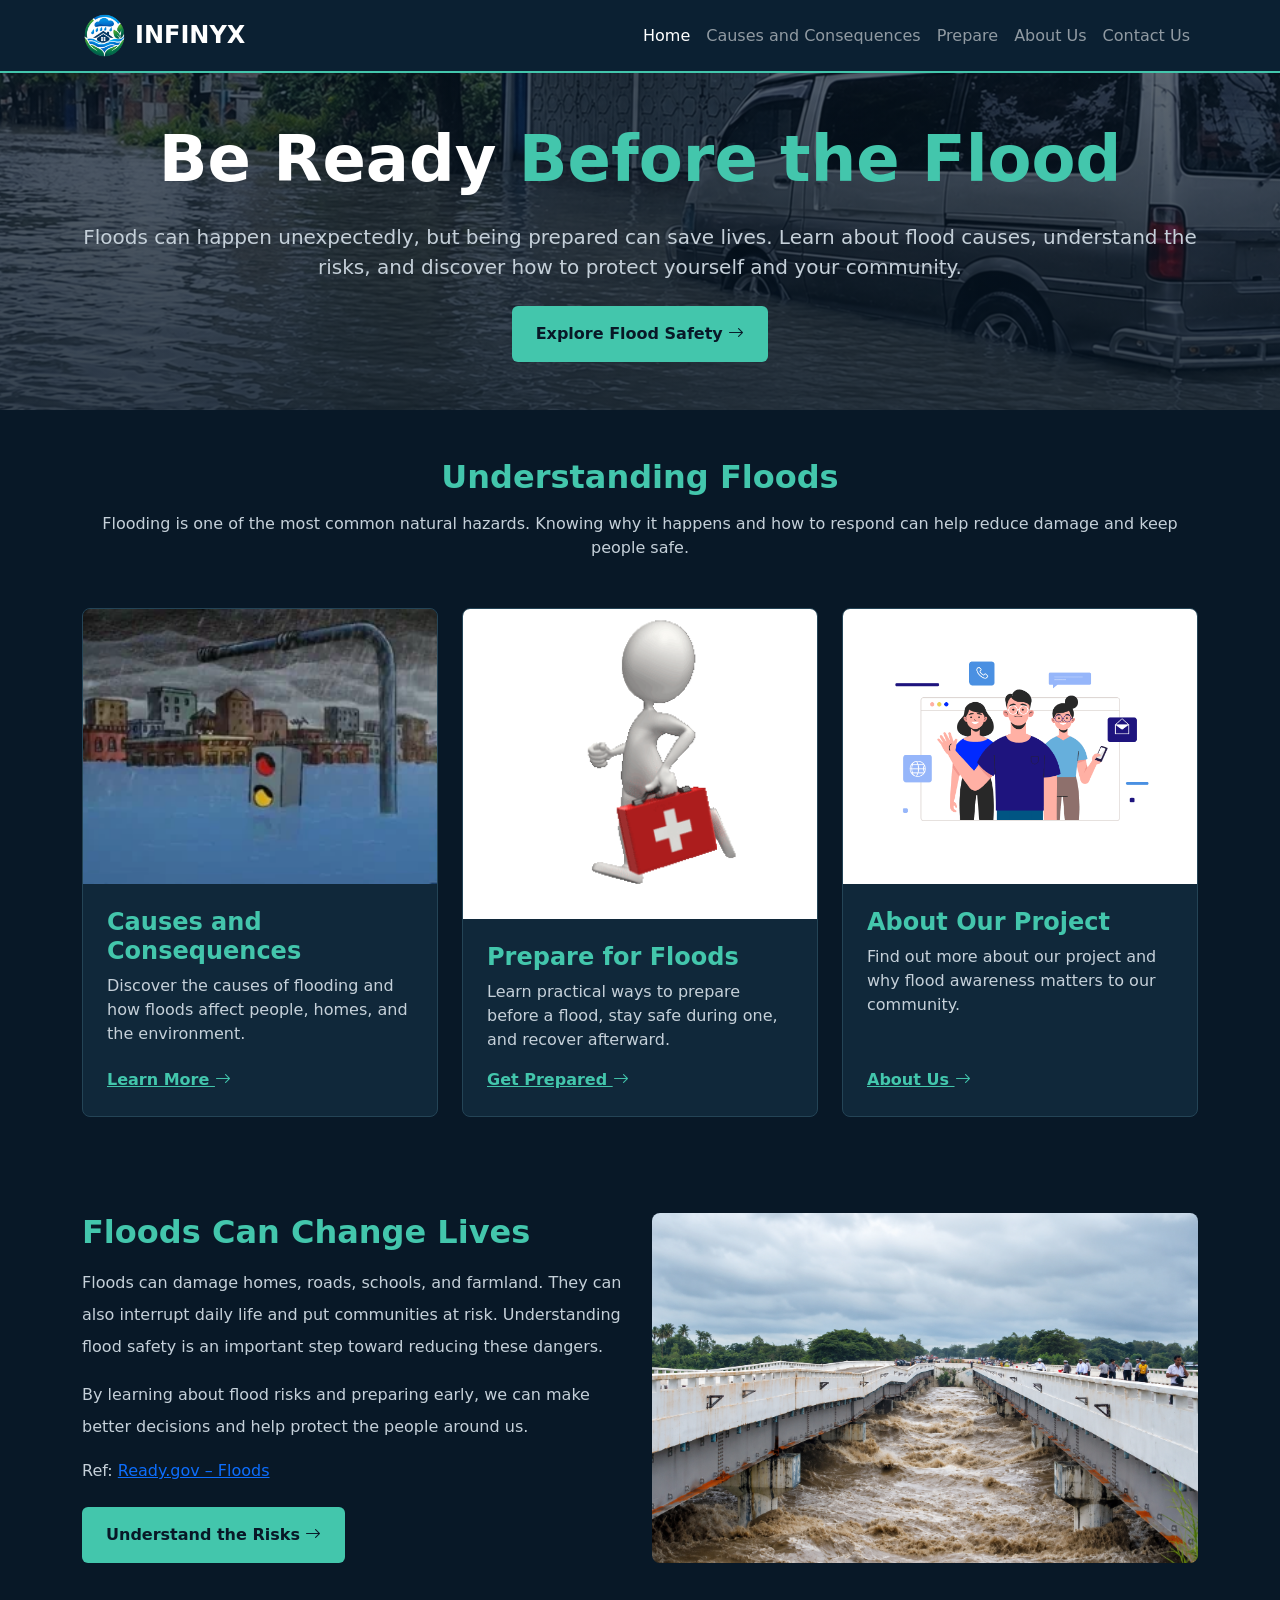
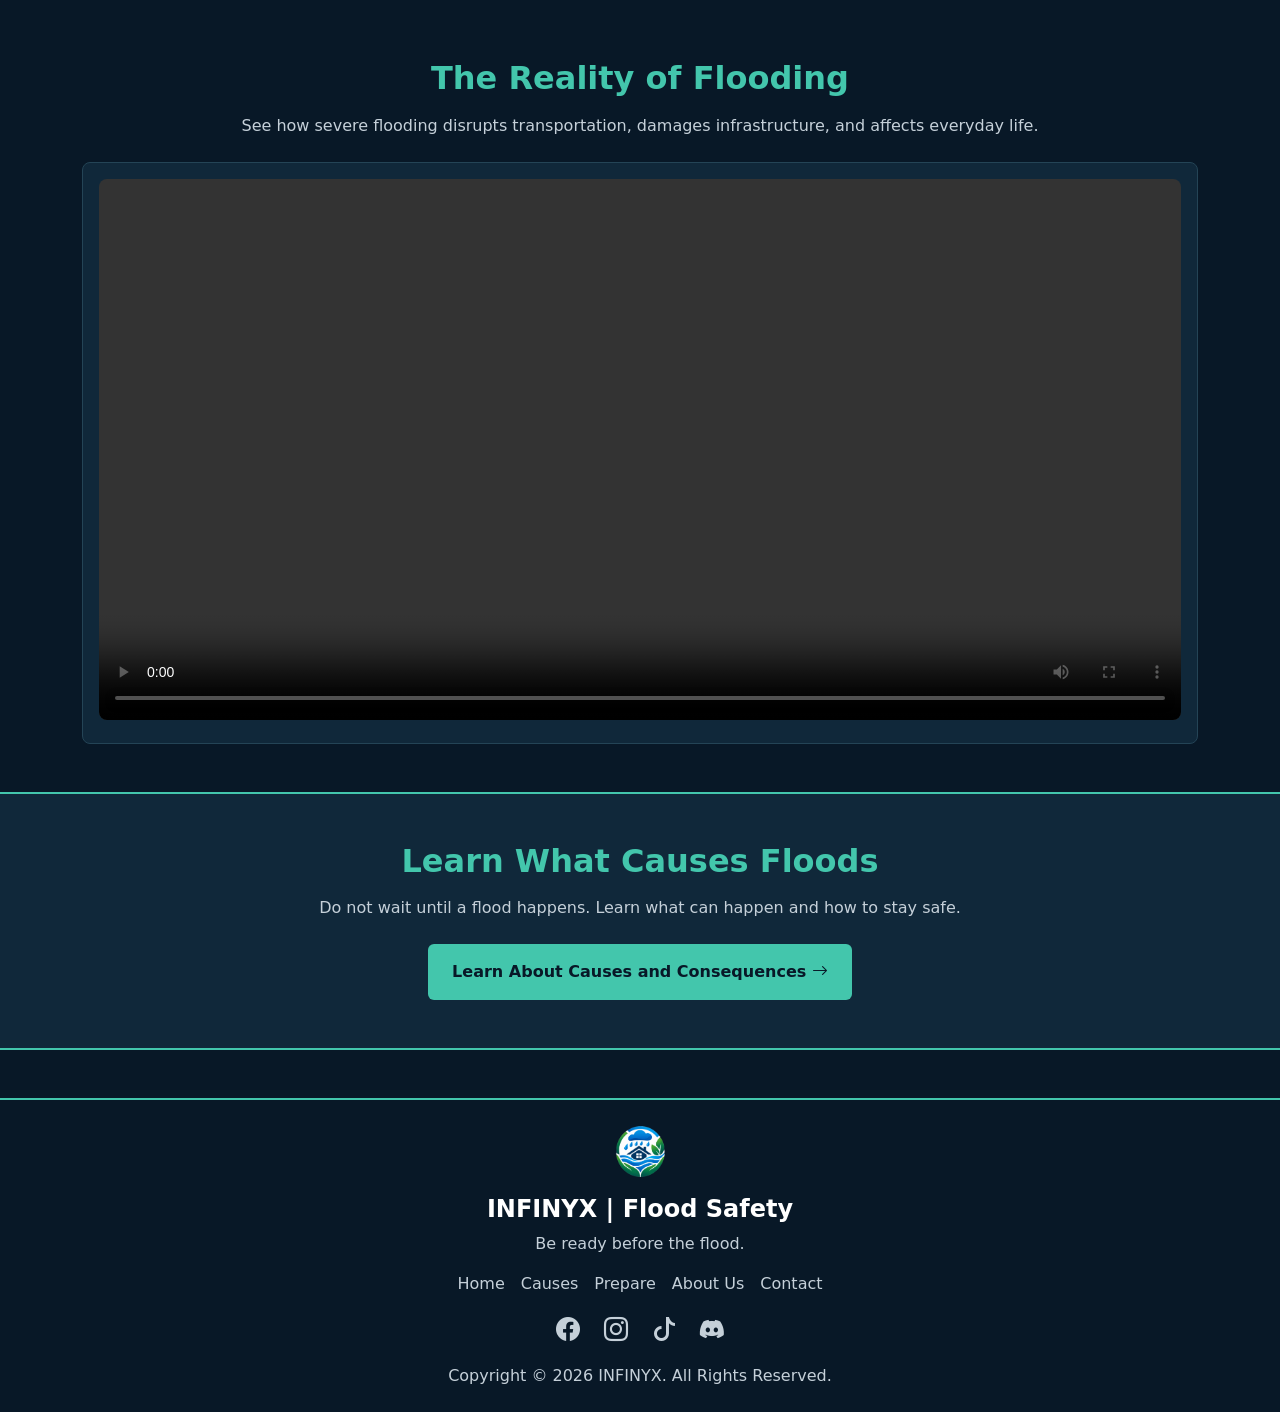
<file: index.html>
<!DOCTYPE html>
<html lang="en">
<head>
    <meta charset="UTF-8">
    <meta name="viewport" content="width=device-width, initial-scale=1.0">
    <title>INFINYX | Flood Safety</title>

    <!-- Bootstrap CSS -->
    <link href="https://cdn.jsdelivr.net/npm/bootstrap@5.3.8/dist/css/bootstrap.min.css" rel="stylesheet">
    <link rel="stylesheet" href="https://cdn.jsdelivr.net/npm/bootstrap-icons@1.11.3/font/bootstrap-icons.min.css">
    <link rel="stylesheet" href="https://unpkg.com/aos@2.3.1/dist/aos.css">

    <link rel="icon" href="media/logo.png">
    <link rel="stylesheet" href="style/style.css">
</head>

<body id="hiimbody">

<!-- Navbar -->
<nav class="navbar navbar-expand-lg navbar-dark sticky-top" id="navnav">
    <div class="container">
        <a class="navbar-brand fw-bold fs-4" href="index.html">
            <img src="media/logo.png" alt="INFINYX logo" width="45" height="45" class="me-2">INFINYX</a>

        <button class="navbar-toggler" type="button" data-bs-toggle="collapse" data-bs-target="#navbarContent">
            <span class="navbar-toggler-icon"></span>
        </button>

        <div class="collapse navbar-collapse" id="navbarContent">
            <ul class="navbar-nav ms-auto">
                <li class="nav-item"><a class="nav-link active" href="index.html">Home</a></li>
                <li class="nav-item"><a class="nav-link" href="pages/Causes_and_Consequences.html">Causes and Consequences</a></li>
                <li class="nav-item"><a class="nav-link" href="pages/Prepare.html">Prepare</a></li>
                <li class="nav-item"><a class="nav-link" href="pages/About_Us.html">About Us</a></li>
                <li class="nav-item"><a class="nav-link" href="pages/Contact_Us.html">Contact Us</a></li>
            </ul>
        </div>
    </div>
</nav>

<!-- Banner -->
<div class="banner d-flex align-items-center text-center py-5" id="banner">
    <div class="container">
        <h1 class="display-3 fw-bold mb-4" data-aos="fade-up">Be Ready <span>Before the Flood</span></h1>
        <p class="fs-5 mx-auto mb-4" data-aos="fade-up" data-aos-delay="150">
            Floods can happen unexpectedly, but being prepared can save lives. Learn about flood causes, understand the risks, and discover how to protect yourself and your community.
        </p>
        <a href="pages/Causes_and_Consequences.html" class="main-btn btn fw-bold px-4 py-3 border-0" data-aos="fade-up" data-aos-delay="300">
            Explore Flood Safety <i class="bi bi-arrow-right"></i>
        </a>
    </div>
</div>

<!-- Floods Section -->
<section class="container py-5">
    <div class="text-center mb-5" data-aos="fade-up">
        <h2 class="section-title fw-bold mb-3">Understanding Floods</h2>
        <p class="section-text">
            Flooding is one of the most common natural hazards. Knowing why it happens and how to respond can help reduce damage and keep people safe.
        </p>
    </div>

    <div class="row g-4 align-items-stretch">

        <div class="col-md-4" data-aos="flip-up">
            <div class="feature-card rounded-3 overflow-hidden h-100 d-flex flex-column">
                <img src="media/animationflood" class="section-img" alt="Flooded area">

                <div class="p-4 d-flex flex-column flex-grow-1">
                    <h4 class="section-title fw-bold">Causes and Consequences</h4>
                    <p class="section-text">
                        Discover the causes of flooding and how floods affect people, homes, and the environment.
                    </p>
                    <a href="pages/Causes_and_Consequences.html" class="fw-bold link-green mt-auto">
                        Learn More <i class="bi bi-arrow-right"></i>
                    </a>
                </div>
            </div>
        </div>

        <div class="col-md-4" data-aos="flip-up" data-aos-delay="150">
            <div class="feature-card rounded-3 overflow-hidden h-100 d-flex flex-column">
                <img src="media/emergencyprepare" class="section-img" alt="Flood preparation" id="runnin">

                <div class="p-4 d-flex flex-column flex-grow-1">
                    <h4 class="section-title fw-bold">Prepare for Floods</h4>
                    <p class="section-text">
                        Learn practical ways to prepare before a flood, stay safe during one, and recover afterward.
                    </p>
                    <a href="pages/Prepare.html" class="fw-bold link-green mt-auto">
                        Get Prepared <i class="bi bi-arrow-right"></i>
                    </a>
                </div>
            </div>
        </div>

        <div class="col-md-4" data-aos="flip-up" data-aos-delay="300">
            <div class="feature-card rounded-3 overflow-hidden h-100 d-flex flex-column">
                <img src="media/aboutus" class="section-img" alt="Flood safety project">

                <div class="p-4 d-flex flex-column flex-grow-1">
                    <h4 class="section-title fw-bold">About Our Project</h4>
                    <p class="section-text">
                        Find out more about our project and why flood awareness matters to our community.
                    </p>
                    <a href="pages/About_Us.html" class="fw-bold link-green mt-auto">
                        About Us <i class="bi bi-arrow-right"></i>
                    </a>
                </div>
            </div>
        </div>

    </div>
</section>

<!-- Floods Can Change Lives Section -->
<section class="container py-5">
    <div class="row align-items-center g-4">
        <div class="col-md-6" data-aos="fade-right">
            <h2 class="section-title fw-bold mb-3">Floods Can Change Lives</h2>

            <p class="section-text lh-lg">
                Floods can damage homes, roads, schools, and farmland. They can also interrupt daily life and put communities at risk. Understanding flood safety is an important step toward reducing these dangers.
            </p>

            <p class="section-text lh-lg">
                By learning about flood risks and preparing early, we can make better decisions and help protect the people around us.
            </p>

            <p class="section-text">
                Ref: <a href="https://www.ready.gov/floods" target="_blank">Ready.gov – Floods</a>
            </p>

            <a href="pages/Causes_and_Consequences.html" class="main-btn btn fw-bold px-4 py-3 border-0 mt-2">
                Understand the Risks <i class="bi bi-arrow-right"></i>
            </a>
        </div>

        <div class="col-md-6" data-aos="fade-left">
            <img src="media/Floodwaters Raging Beneath the Bridge.png" class="img-fluid rounded-3 w-100" alt="Floodwater flowing beneath a bridge" id="hihi">
        </div>
    </div>
</section>

<!-- Video Section -->
<section class="container py-5">
    <div class="text-center mb-4" data-aos="fade-up">
        <h2 class="section-title fw-bold mb-3">The Reality of Flooding</h2>
        <p class="section-text">
            See how severe flooding disrupts transportation, damages infrastructure, and affects everyday life.
        </p>
    </div>

    <div class="feature-card rounded-3 p-3" data-aos="zoom-in">
        <video controls class="w-100 rounded-3">
            <source src="media/flood.mp4" type="video/mp4">
        </video>
    </div>
</section>

<!-- Ready Section -->
<section class="ready-section py-5">
    <div class="container text-center" data-aos="fade-up">
        <h2 class="section-title fw-bold mb-3">Learn What Causes Floods</h2>

        <p class="section-text mb-4">
            Do not wait until a flood happens. Learn what can happen and how to stay safe.
        </p>

        <a href="pages/Causes_and_Consequences.html" class="main-btn btn fw-bold px-4 py-3 border-0">
            Learn About Causes and Consequences <i class="bi bi-arrow-right"></i>
        </a>
    </div>
</section>

<!-- Footer -->
<footer class="py-4 mt-5">
    <div class="container text-center">
        <img src="media/logo.png" alt="INFINYX logo" width="55" height="55" class="mb-3">

        <h4 class="fw-bold">INFINYX | Flood Safety</h4>
        <p class="section-text">Be ready before the flood.</p>

        <div class="d-flex flex-wrap justify-content-center gap-3 my-3">
            <a href="index.html">Home</a>
            <a href="pages/Causes_and_Consequences.html">Causes</a>
            <a href="pages/Prepare.html">Prepare</a>
            <a href="pages/About_Us.html">About Us</a>
            <a href="pages/Contact_Us.html">Contact</a>
        </div>

        <div class="d-flex justify-content-center gap-4 my-3">
            <a href="#"><i class="bi bi-facebook fs-4"></i></a>
            <a href="#"><i class="bi bi-instagram fs-4"></i></a>
            <a href="#"><i class="bi bi-tiktok fs-4"></i></a>
            <a href="#"><i class="bi bi-discord fs-4"></i></a>
        </div>

        <p class="section-text mb-0">Copyright © 2026 INFINYX. All Rights Reserved.</p>
    </div>
</footer>
<!-- Scripts -->
<script src="https://cdn.jsdelivr.net/npm/bootstrap@5.3.8/dist/js/bootstrap.bundle.min.js"></script>
<script src="https://unpkg.com/aos@2.3.1/dist/aos.js"></script>

<script>
    AOS.init({
        duration: 800,
        once: true
    });
</script>
</body>
</html>
</file>
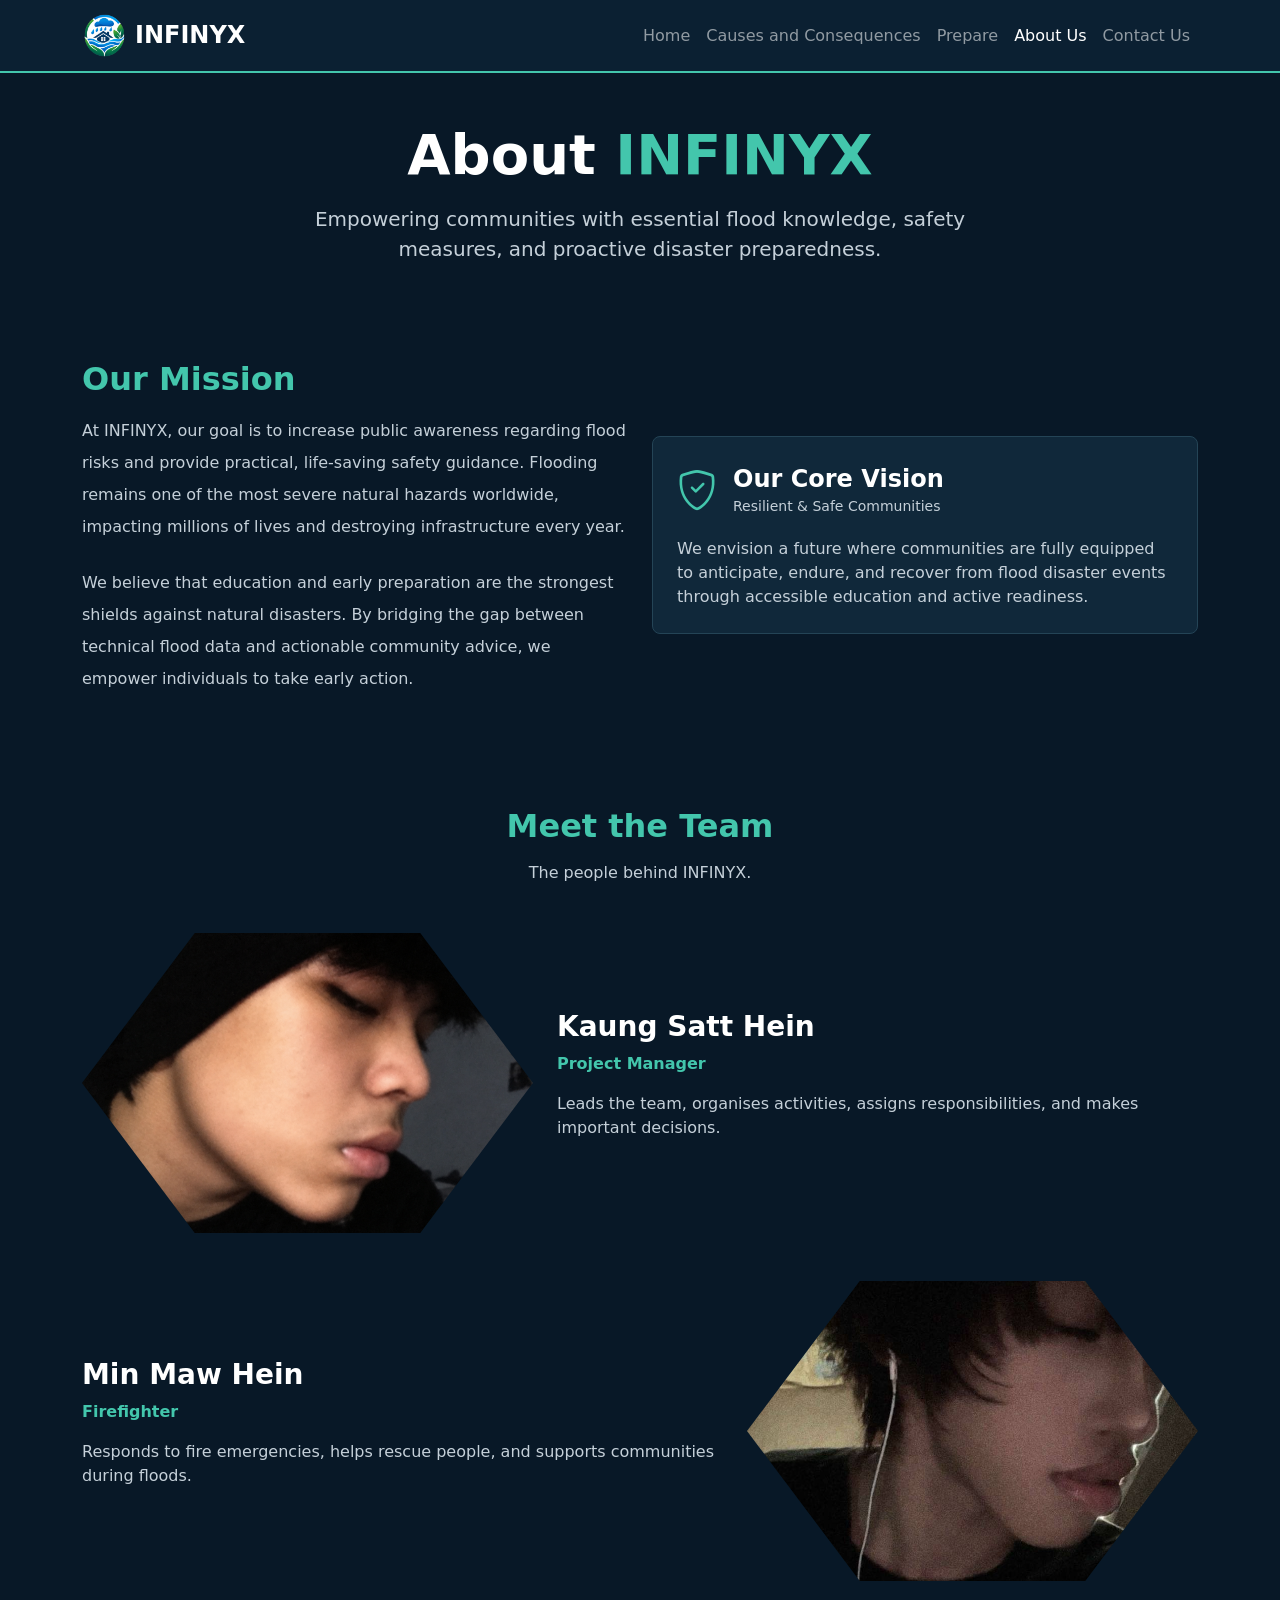
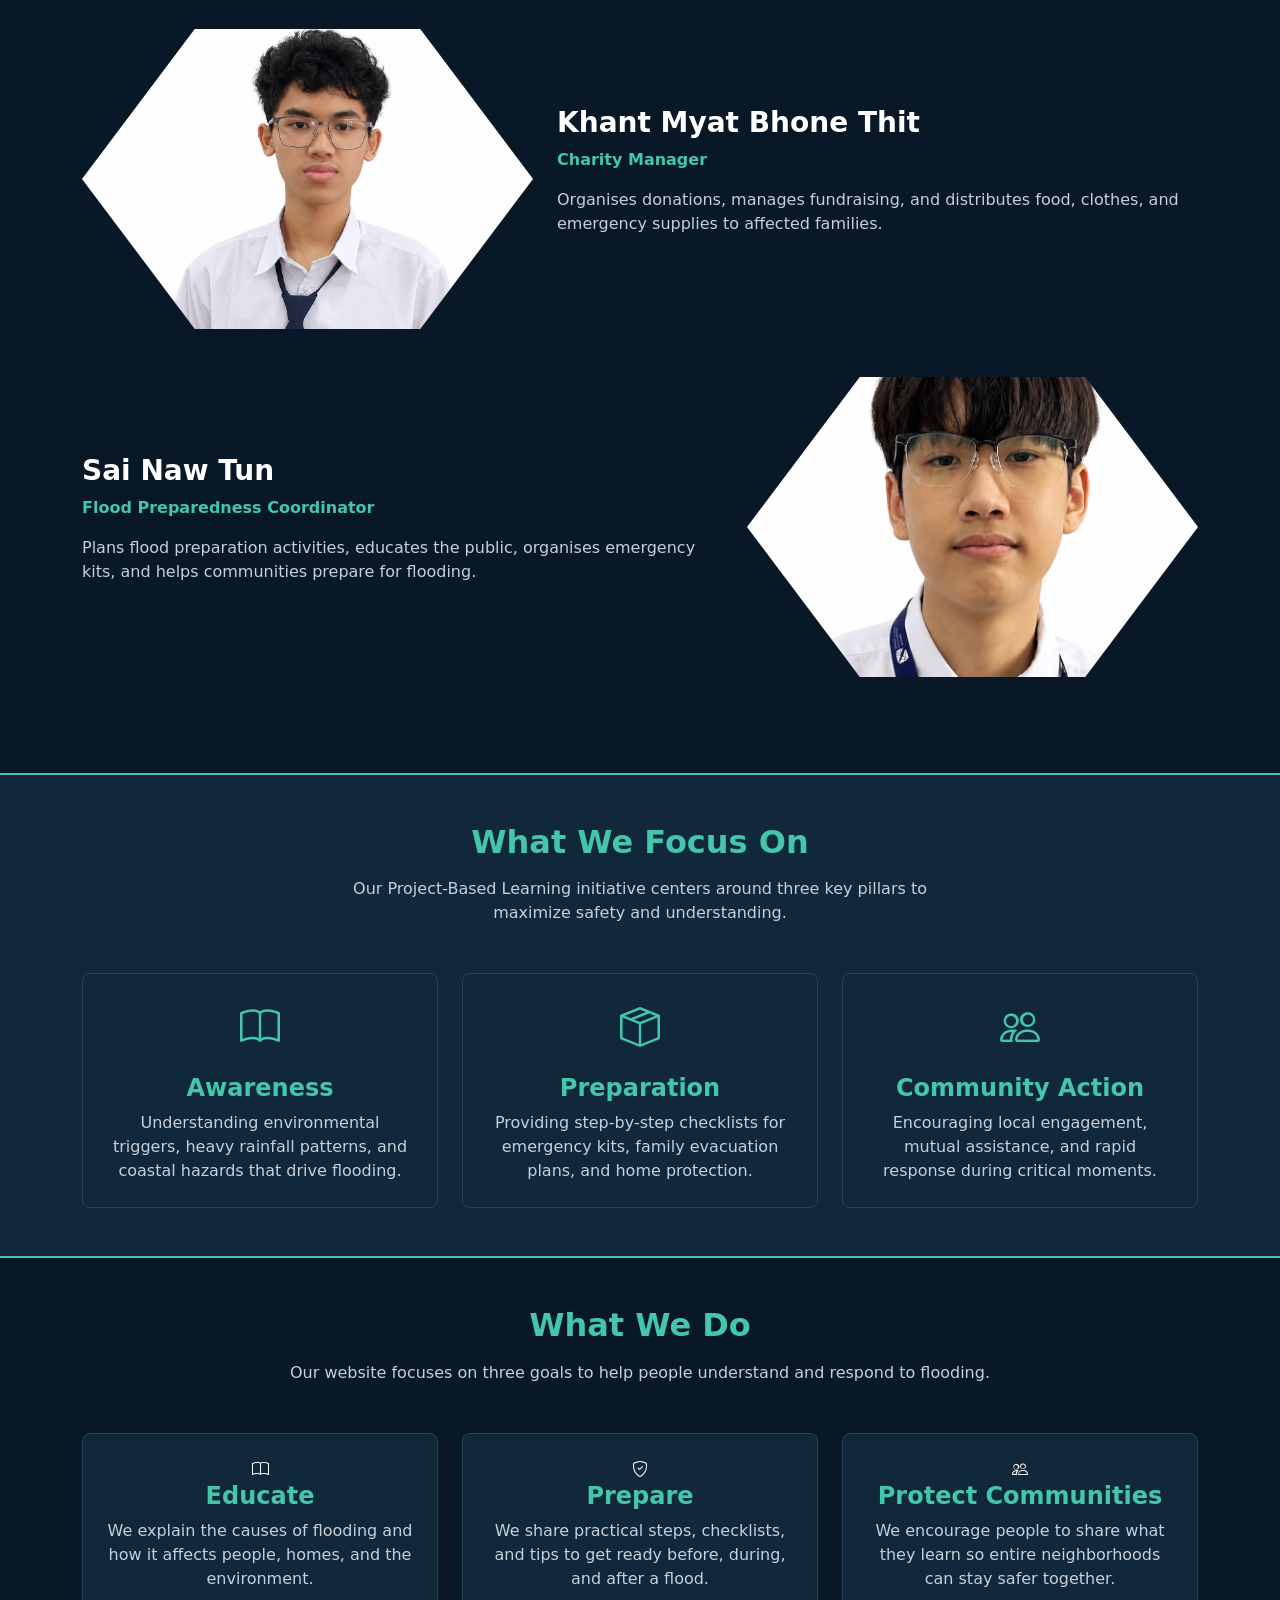
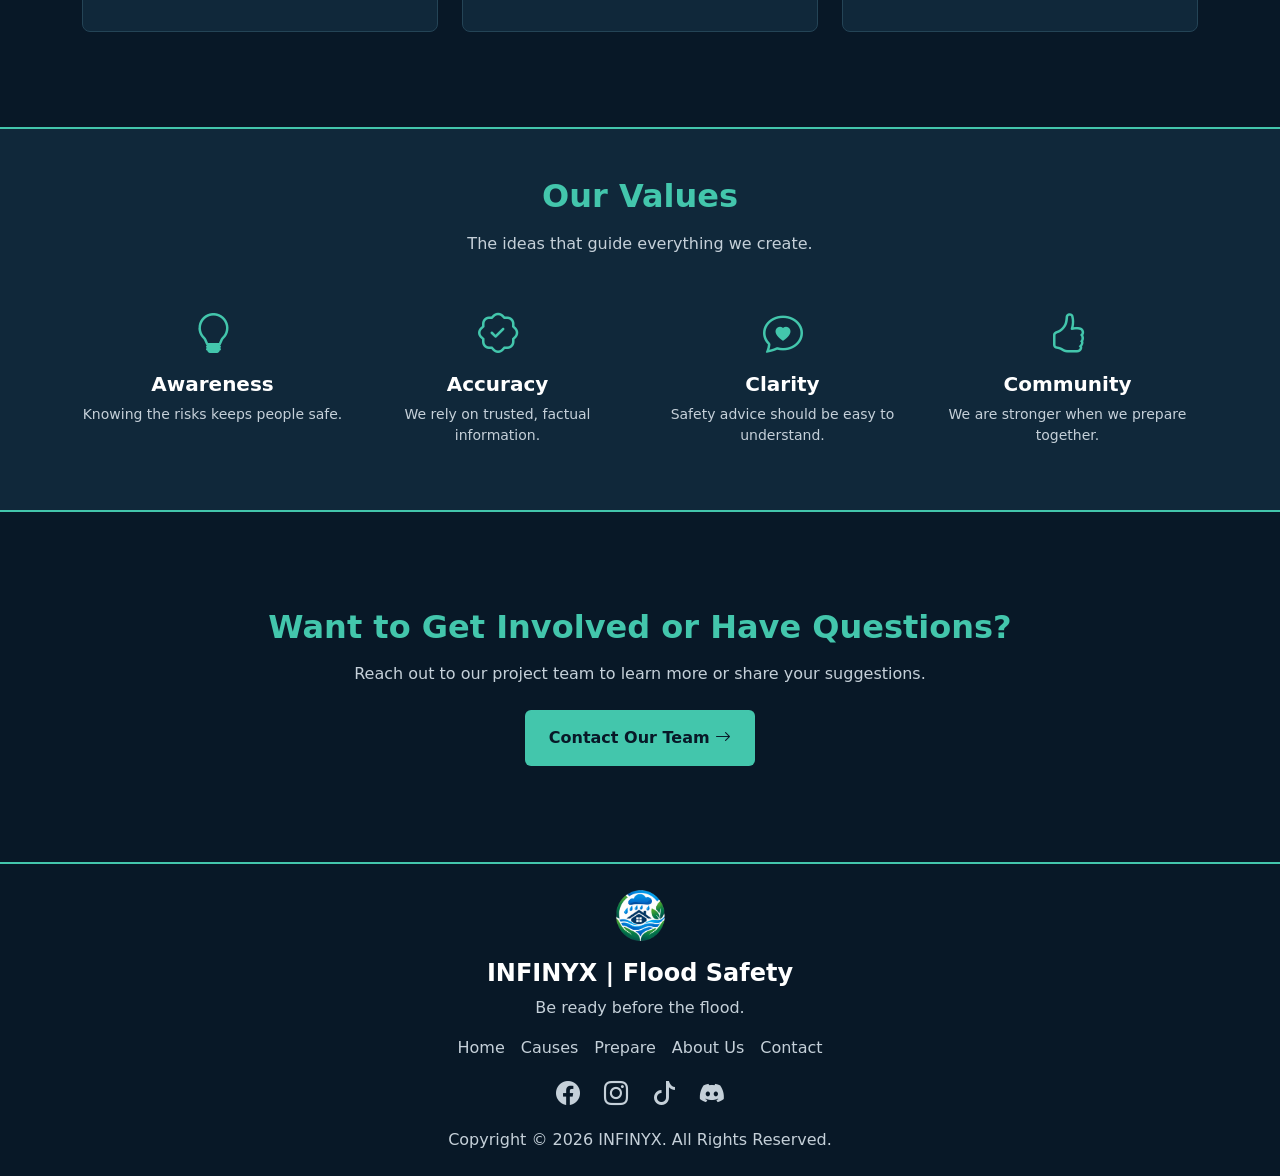
<file: pages/About_Us.html>
<!DOCTYPE html>
<html lang="en">
<head>
    <meta charset="UTF-8">
    <meta name="viewport" content="width=device-width, initial-scale=1.0">
    <title>INFINYX | About Us</title>

    <link href="https://cdn.jsdelivr.net/npm/bootstrap@5.3.8/dist/css/bootstrap.min.css" rel="stylesheet">
    <link rel="stylesheet" href="https://cdn.jsdelivr.net/npm/bootstrap-icons@1.11.3/font/bootstrap-icons.min.css">
    <link rel="stylesheet" href="https://unpkg.com/aos@2.3.1/dist/aos.css">
    <link rel="icon" type="image/png" href="../media/logo.png">
    <link rel="stylesheet" href="../style/style.css">
</head>

<body id="hiimbody">

<!-- Navbar -->
<nav class="navbar navbar-expand-lg navbar-dark sticky-top" id="navnav">
    <div class="container">
        <a class="navbar-brand fw-bold fs-4" href="../index.html">
            <img src="../media/logo.png" alt="INFINYX logo" width="45" height="45" class="me-2">INFINYX
        </a>

        <button class="navbar-toggler" type="button" data-bs-toggle="collapse" data-bs-target="#navbarContent">
            <span class="navbar-toggler-icon"></span>
        </button>

        <div class="collapse navbar-collapse" id="navbarContent">
            <ul class="navbar-nav ms-auto">
                <li class="nav-item"><a class="nav-link" href="../index.html">Home</a></li>
                <li class="nav-item"><a class="nav-link" href="Causes_and_Consequences.html">Causes and Consequences</a></li>
                <li class="nav-item"><a class="nav-link" href="Prepare.html">Prepare</a></li>
                <li class="nav-item"><a class="nav-link active" href="About_Us.html">About Us</a></li>
                <li class="nav-item"><a class="nav-link" href="Contact_Us.html">Contact Us</a></li>
            </ul>
        </div>
    </div>
</nav>

<!-- Page Header Banner -->
<div class="banner d-flex align-items-center text-center py-5">
    <div class="container">
        <h1 class="display-4 fw-bold mb-3" data-aos="fade-up">About <span>INFINYX</span></h1>
        <p class="fs-5 mx-auto banner-desc mb-0" data-aos="fade-up" data-aos-delay="150">
            Empowering communities with essential flood knowledge, safety measures, and proactive disaster preparedness.
        </p>
    </div>
</div>

<!-- Mission & Vision Section -->
<section class="container py-5">
    <div class="row align-items-center g-4">
        <div class="col-lg-6" data-aos="fade-right">
            <h2 class="section-title fw-bold mb-3">Our Mission</h2>
            <p class="section-text lh-lg mb-4">
                At INFINYX, our goal is to increase public awareness regarding flood risks and provide practical, life-saving safety guidance. Flooding remains one of the most severe natural hazards worldwide, impacting millions of lives and destroying infrastructure every year.
            </p>
            <p class="section-text lh-lg">
                We believe that education and early preparation are the strongest shields against natural disasters. By bridging the gap between technical flood data and actionable community advice, we empower individuals to take early action.
            </p>
        </div>

        <div class="col-lg-6" data-aos="fade-left">
            <div class="feature-card rounded-3 p-4">
                <div class="d-flex align-items-center mb-3">
                    <i class="bi bi-shield-check fs-1 link-green me-3"></i>
                    <div>
                        <h4 class="fw-bold mb-0">Our Core Vision</h4>
                        <small class="section-text">Resilient & Safe Communities</small>
                    </div>
                </div>
                <p class="section-text mb-0">
                    We envision a future where communities are fully equipped to anticipate, endure, and recover from flood disaster events through accessible education and active readiness.
                </p>
            </div>
        </div>
    </div>
</section>

<!-- Meet the Team -->
<section class="container py-5" id="our-team">
    <div class="text-center mb-5" data-aos="fade-up">
        <h2 class="section-title fw-bold mb-3">Meet the Team</h2>
        <p class="section-text">The people behind INFINYX.</p>
    </div>

    <!-- Member 1 -->
    <div class="row align-items-center g-4 mb-5" data-aos="fade-right">
        <div class="col-md-5">
            <img src="../media/Fred.png" class="img-fluid rounded-3 shadow" id="member" alt="Kaung Satt Hein">
        </div>
        <div class="col-md-7">
            <h3 class="fw-bold">Kaung Satt Hein</h3>
            <p class="section-title fw-bold">Project Manager</p>
            <p class="section-text">
                Leads the team, organises activities, assigns responsibilities, and makes important decisions.
            </p>
        </div>
    </div>

    <!-- Member 2 -->
    <div class="row align-items-center g-4 mb-5" data-aos="fade-left">
        <div class="col-md-5 order-md-2">
            <img src="../media/vilius.jpg" class="img-fluid rounded-3 shadow" id="member" alt="Min Maw Hein">
        </div>
        <div class="col-md-7 order-md-1">
            <h3 class="fw-bold">Min Maw Hein</h3>
            <p class="section-title fw-bold">Firefighter</p>
            <p class="section-text">
                Responds to fire emergencies, helps rescue people, and supports communities during floods.
            </p>
        </div>
    </div>

    <!-- Member 3 -->
    <div class="row align-items-center g-4 mb-5" data-aos="fade-right">
        <div class="col-md-5">
            <img src="../media/kris.png" class="img-fluid rounded-3 shadow" id="member" alt="Khant Myat Bhone Thit">
        </div>
        <div class="col-md-7">
            <h3 class="fw-bold">Khant Myat Bhone Thit</h3>
            <p class="section-title fw-bold">Charity Manager</p>
            <p class="section-text">
                Organises donations, manages fundraising, and distributes food, clothes, and emergency supplies to affected families.
            </p>
        </div>
    </div>

    <!-- Member 4 -->
    <div class="row align-items-center g-4 mb-5" data-aos="fade-left">
        <div class="col-md-5 order-md-2">
            <img src="../media/liam.jpg" class="img-fluid rounded-3 shadow" id="member" alt="Sai Naw Tun">
        </div>
        <div class="col-md-7 order-md-1">
            <h3 class="fw-bold">Sai Naw Tun</h3>
            <p class="section-title fw-bold">Flood Preparedness Coordinator</p>
            <p class="section-text">
                Plans flood preparation activities, educates the public, organises emergency kits, and helps communities prepare for flooding.
            </p>
        </div>
    </div>
</section>

<!-- Core Pillars Section -->
<section class="ready-section py-5">
    <div class="container">
        <div class="text-center mb-5" data-aos="fade-up">
            <h2 class="section-title fw-bold mb-3">What We Focus On</h2>
            <p class="section-text mx-auto" style="max-width: 650px;">
                Our Project-Based Learning initiative centers around three key pillars to maximize safety and understanding.
            </p>
        </div>

        <div class="row g-4">
            <!-- Awareness -->
            <div class="col-md-4" data-aos="zoom-in" data-aos-delay="100">
                <a href="Causes_and_Consequences.html" class="text-decoration-none">
                    <div class="feature-card rounded-3 p-4 text-center h-100">
                        <i class="bi bi-book fs-1 link-green mb-3 d-inline-block"></i>
                        <h4 class="fw-bold section-title mb-2">Awareness</h4>
                        <p class="section-text mb-0">
                            Understanding environmental triggers, heavy rainfall patterns, and coastal hazards that drive flooding.
                        </p>
                    </div>
                </a>
            </div>

            <!-- Preparation -->
            <div class="col-md-4" data-aos="zoom-in" data-aos-delay="200">
                <a href="Prepare.html" class="text-decoration-none">
                    <div class="feature-card rounded-3 p-4 text-center h-100">
                        <i class="bi bi-box-seam fs-1 link-green mb-3 d-inline-block"></i>
                        <h4 class="fw-bold section-title mb-2">Preparation</h4>
                        <p class="section-text mb-0">
                            Providing step-by-step checklists for emergency kits, family evacuation plans, and home protection.
                        </p>
                    </div>
                </a>
            </div>

            <!-- Community Action -->
            <div class="col-md-4" data-aos="zoom-in" data-aos-delay="300">
                <a href="About_Us.html" class="text-decoration-none">
                    <div class="feature-card rounded-3 p-4 text-center h-100">
                        <i class="bi bi-people fs-1 link-green mb-3 d-inline-block"></i>
                        <h4 class="fw-bold section-title mb-2">Community Action</h4>
                        <p class="section-text mb-0">
                            Encouraging local engagement, mutual assistance, and rapid response during critical moments.
                        </p>
                    </div>
                </a>
            </div>
        </div>
    </div>
</section>

<!-- What We Do -->
<section class="container py-5">
    <div class="text-center mb-5" data-aos="fade-up">
        <h2 class="section-title fw-bold mb-3">What We Do</h2>
        <p class="section-text">Our website focuses on three goals to help people understand and respond to flooding.</p>
    </div>

    <div class="row g-4">
        <div class="col-md-4" data-aos="flip-up">
            <div class="feature-card rounded-3 p-4 h-100 text-center">
                <div class="icon-circle"><i class="bi bi-book"></i></div>
                <h4 class="section-title fw-bold">Educate</h4>
                <p class="section-text">We explain the causes of flooding and how it affects people, homes, and the environment.</p>
            </div>
        </div>

        <div class="col-md-4" data-aos="flip-up" data-aos-delay="150">
            <div class="feature-card rounded-3 p-4 h-100 text-center">
                <div class="icon-circle"><i class="bi bi-shield-check"></i></div>
                <h4 class="section-title fw-bold">Prepare</h4>
                <p class="section-text">We share practical steps, checklists, and tips to get ready before, during, and after a flood.</p>
            </div>
        </div>

        <div class="col-md-4" data-aos="flip-up" data-aos-delay="300">
            <div class="feature-card rounded-3 p-4 h-100 text-center">
                <div class="icon-circle"><i class="bi bi-people"></i></div>
                <h4 class="section-title fw-bold">Protect Communities</h4>
                <p class="section-text">We encourage people to share what they learn so entire neighborhoods can stay safer together.</p>
            </div>
        </div>
    </div>
</section>

<!-- Our Values -->
<section class="ready-section py-5 my-5">
    <div class="container">
        <div class="text-center mb-5" data-aos="fade-up">
            <h2 class="section-title fw-bold mb-3">Our Values</h2>
            <p class="section-text">The ideas that guide everything we create.</p>
        </div>

        <div class="row g-4 text-center">
            <div class="col-6 col-md-3" data-aos="zoom-in">
                <i class="bi bi-lightbulb section-title fs-1"></i>
                <h5 class="fw-bold mt-2">Awareness</h5>
                <p class="section-text small">Knowing the risks keeps people safe.</p>
            </div>

            <div class="col-6 col-md-3" data-aos="zoom-in" data-aos-delay="100">
                <i class="bi bi-patch-check section-title fs-1"></i>
                <h5 class="fw-bold mt-2">Accuracy</h5>
                <p class="section-text small">We rely on trusted, factual information.</p>
            </div>

            <div class="col-6 col-md-3" data-aos="zoom-in" data-aos-delay="200">
                <i class="bi bi-chat-heart section-title fs-1"></i>
                <h5 class="fw-bold mt-2">Clarity</h5>
                <p class="section-text small">Safety advice should be easy to understand.</p>
            </div>

            <div class="col-6 col-md-3" data-aos="zoom-in" data-aos-delay="300">
                <i class="bi bi-hand-thumbs-up section-title fs-1"></i>
                <h5 class="fw-bold mt-2">Community</h5>
                <p class="section-text small">We are stronger when we prepare together.</p>
            </div>
        </div>
    </div>
</section>

<!-- CTA Section -->
<section class="container py-5 text-center" data-aos="fade-up">
    <h2 class="section-title fw-bold mb-3">Want to Get Involved or Have Questions?</h2>
    <p class="section-text mb-4">Reach out to our project team to learn more or share your suggestions.</p>
    <a href="Contact_Us.html" class="main-btn btn fw-bold px-4 py-3 border-0">
        Contact Our Team <i class="bi bi-arrow-right"></i>
    </a>
</section>

<!-- Footer -->
<footer class="py-4 mt-5">
    <div class="container text-center">
        <img src="../media/logo.png" alt="INFINYX logo" width="55" height="55" class="mb-3">
        <h4 class="fw-bold">INFINYX | Flood Safety</h4>
        <p class="section-text">Be ready before the flood.</p>

        <div class="d-flex flex-wrap justify-content-center gap-3 my-3">
            <a href="../index.html">Home</a>
            <a href="Causes_and_Consequences.html">Causes</a>
            <a href="Prepare.html">Prepare</a>
            <a href="About_Us.html">About Us</a>
            <a href="Contact_Us.html">Contact</a>
        </div>

        <div class="d-flex justify-content-center gap-4 my-3">
            <a href="#"><i class="bi bi-facebook fs-4"></i></a>
            <a href="#"><i class="bi bi-instagram fs-4"></i></a>
            <a href="#"><i class="bi bi-tiktok fs-4"></i></a>
            <a href="#"><i class="bi bi-discord fs-4"></i></a>
        </div>
        <p class="section-text mb-0">Copyright © 2026 INFINYX. All Rights Reserved.</p>
    </div>
</footer>
<!-- Scripts -->
<script src="https://cdn.jsdelivr.net/npm/bootstrap@5.3.8/dist/js/bootstrap.bundle.min.js"></script>
<script src="https://unpkg.com/aos@2.3.1/dist/aos.js"></script>

<script>
    AOS.init({
        duration: 800,
        once: true
    });
</script>

</body>
</html>
</file>
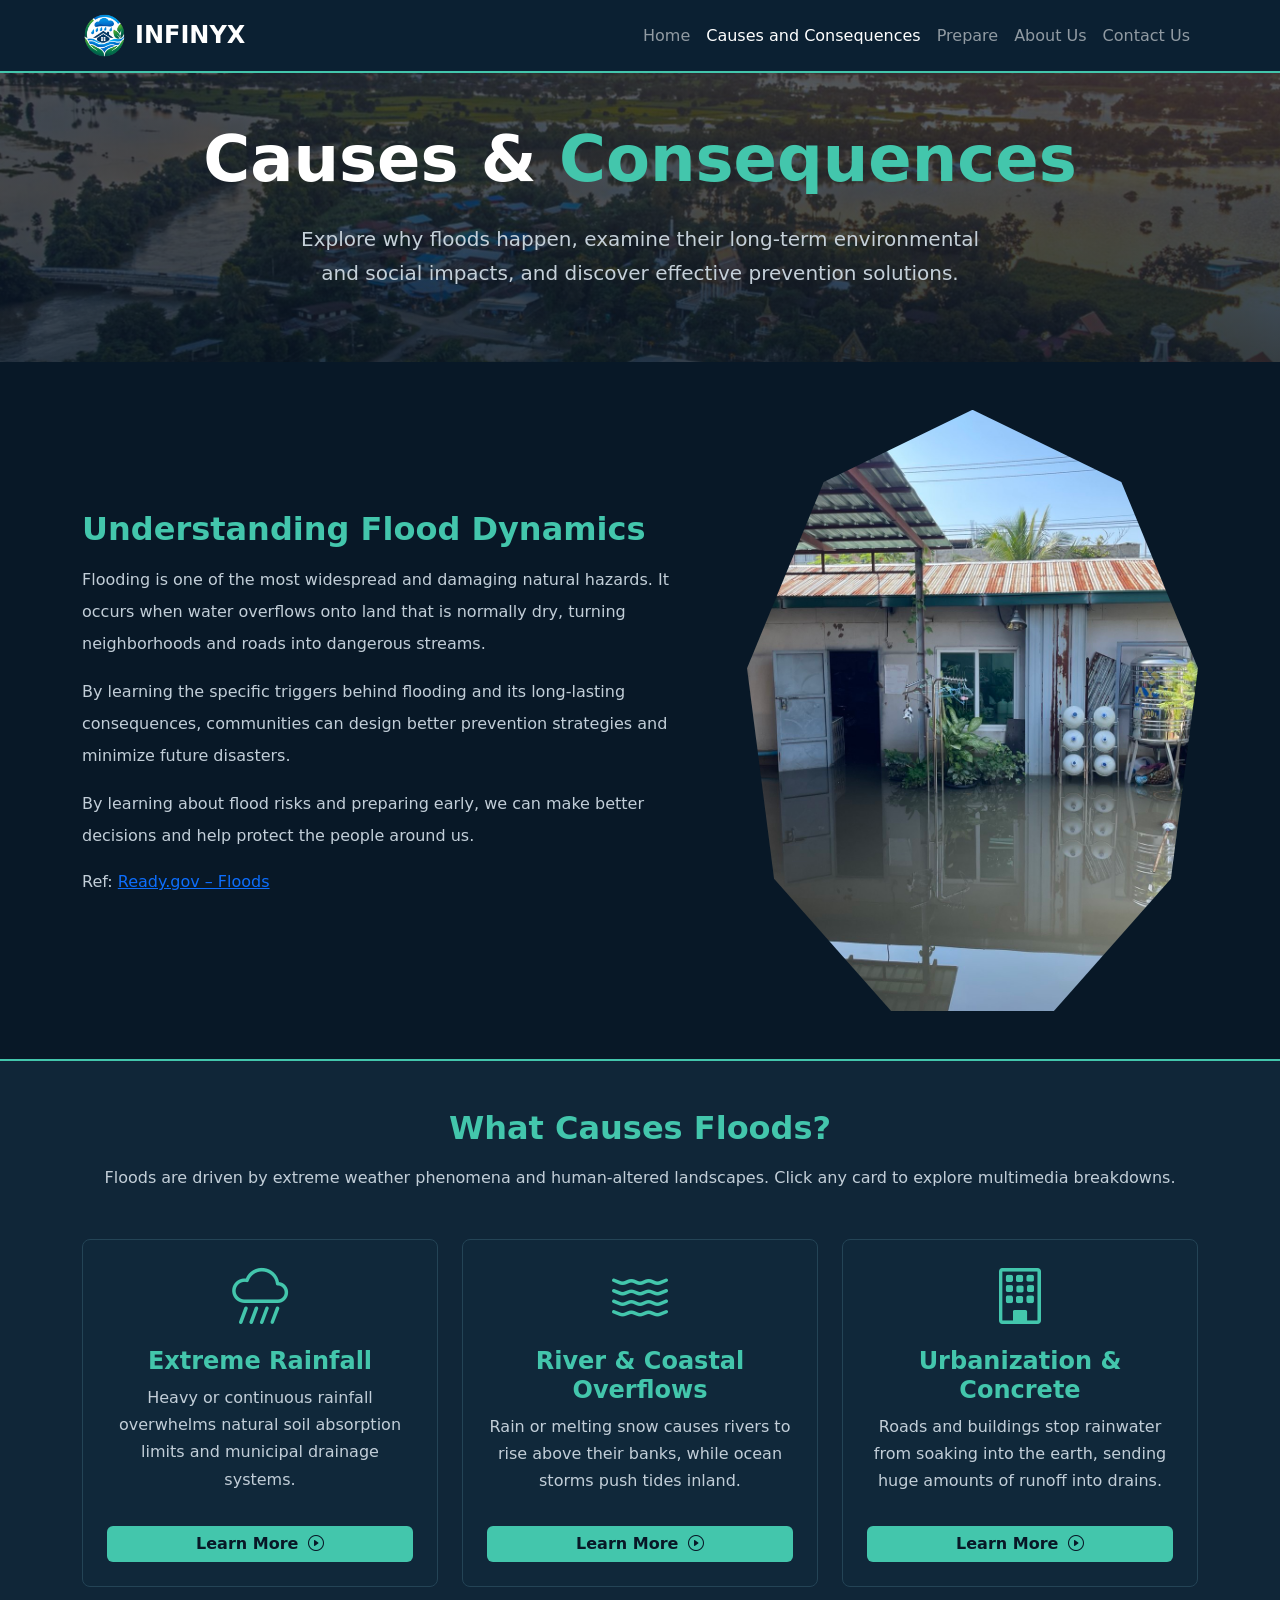
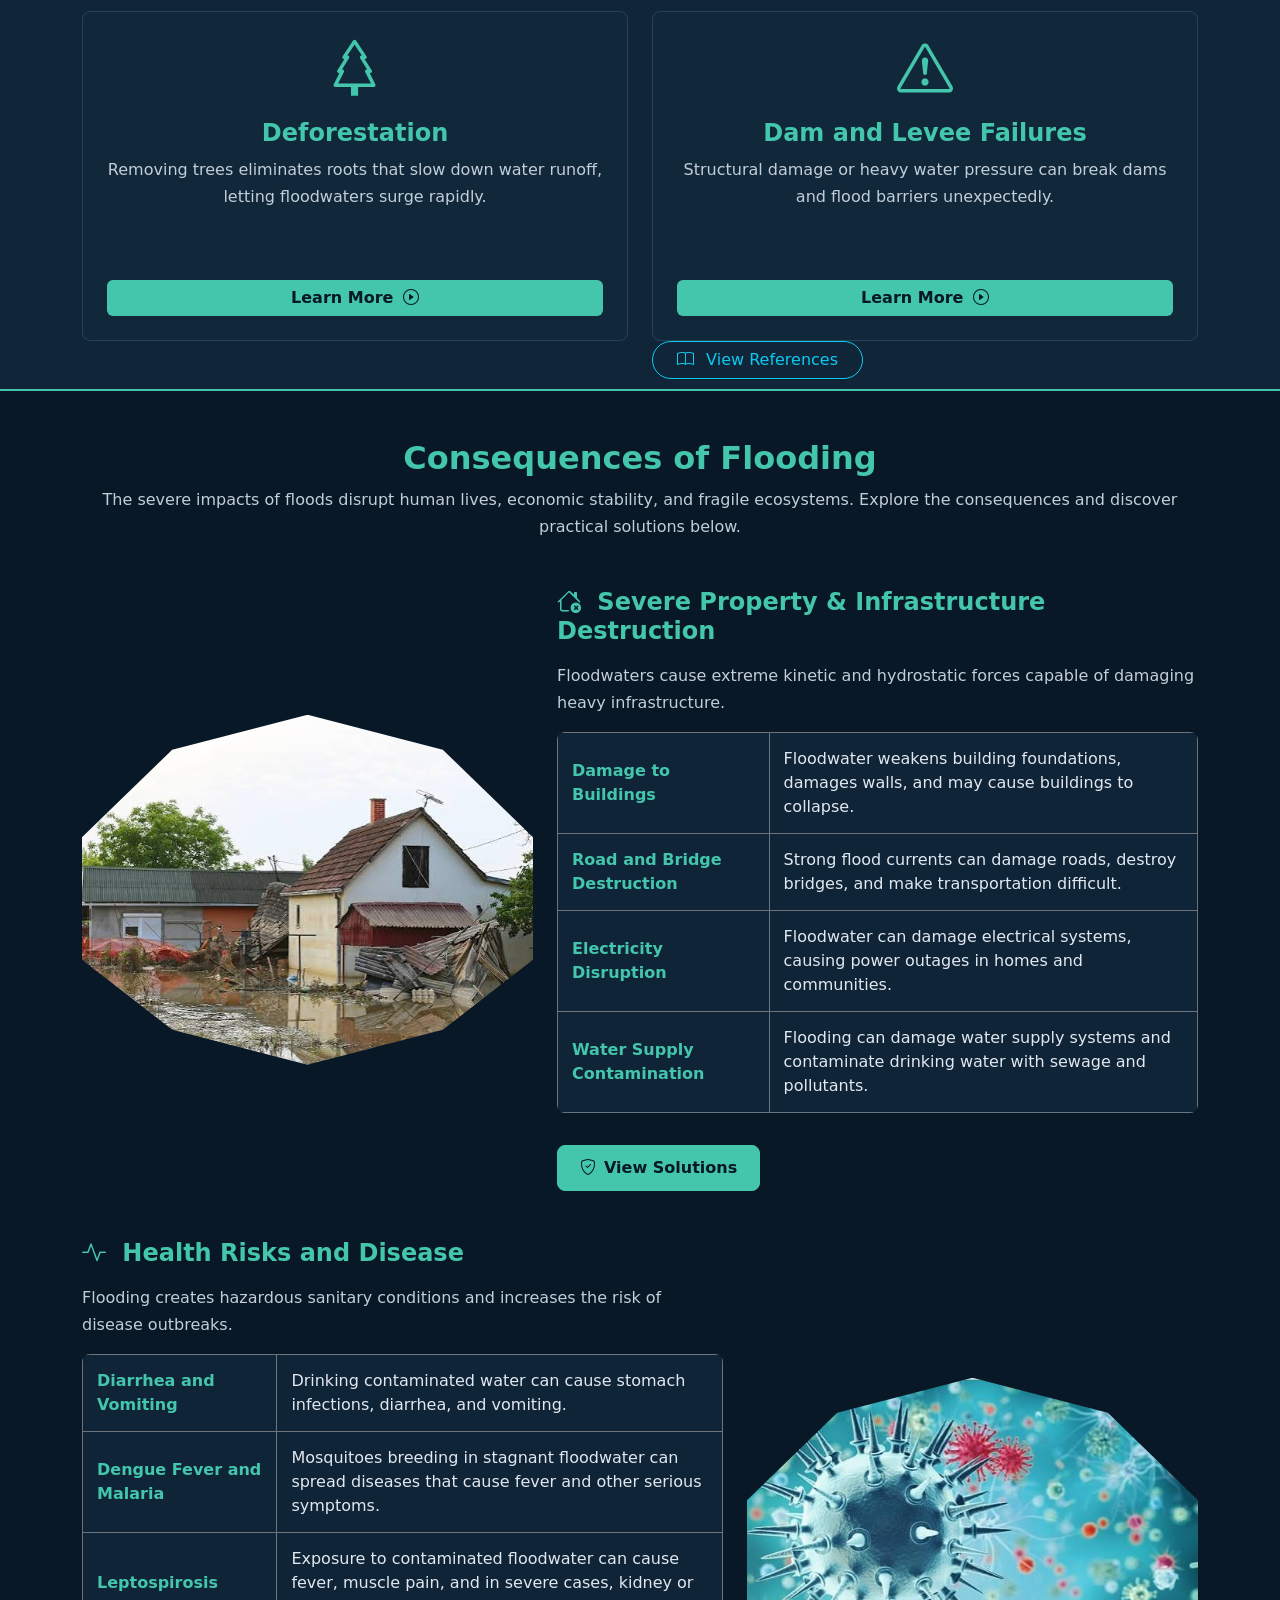
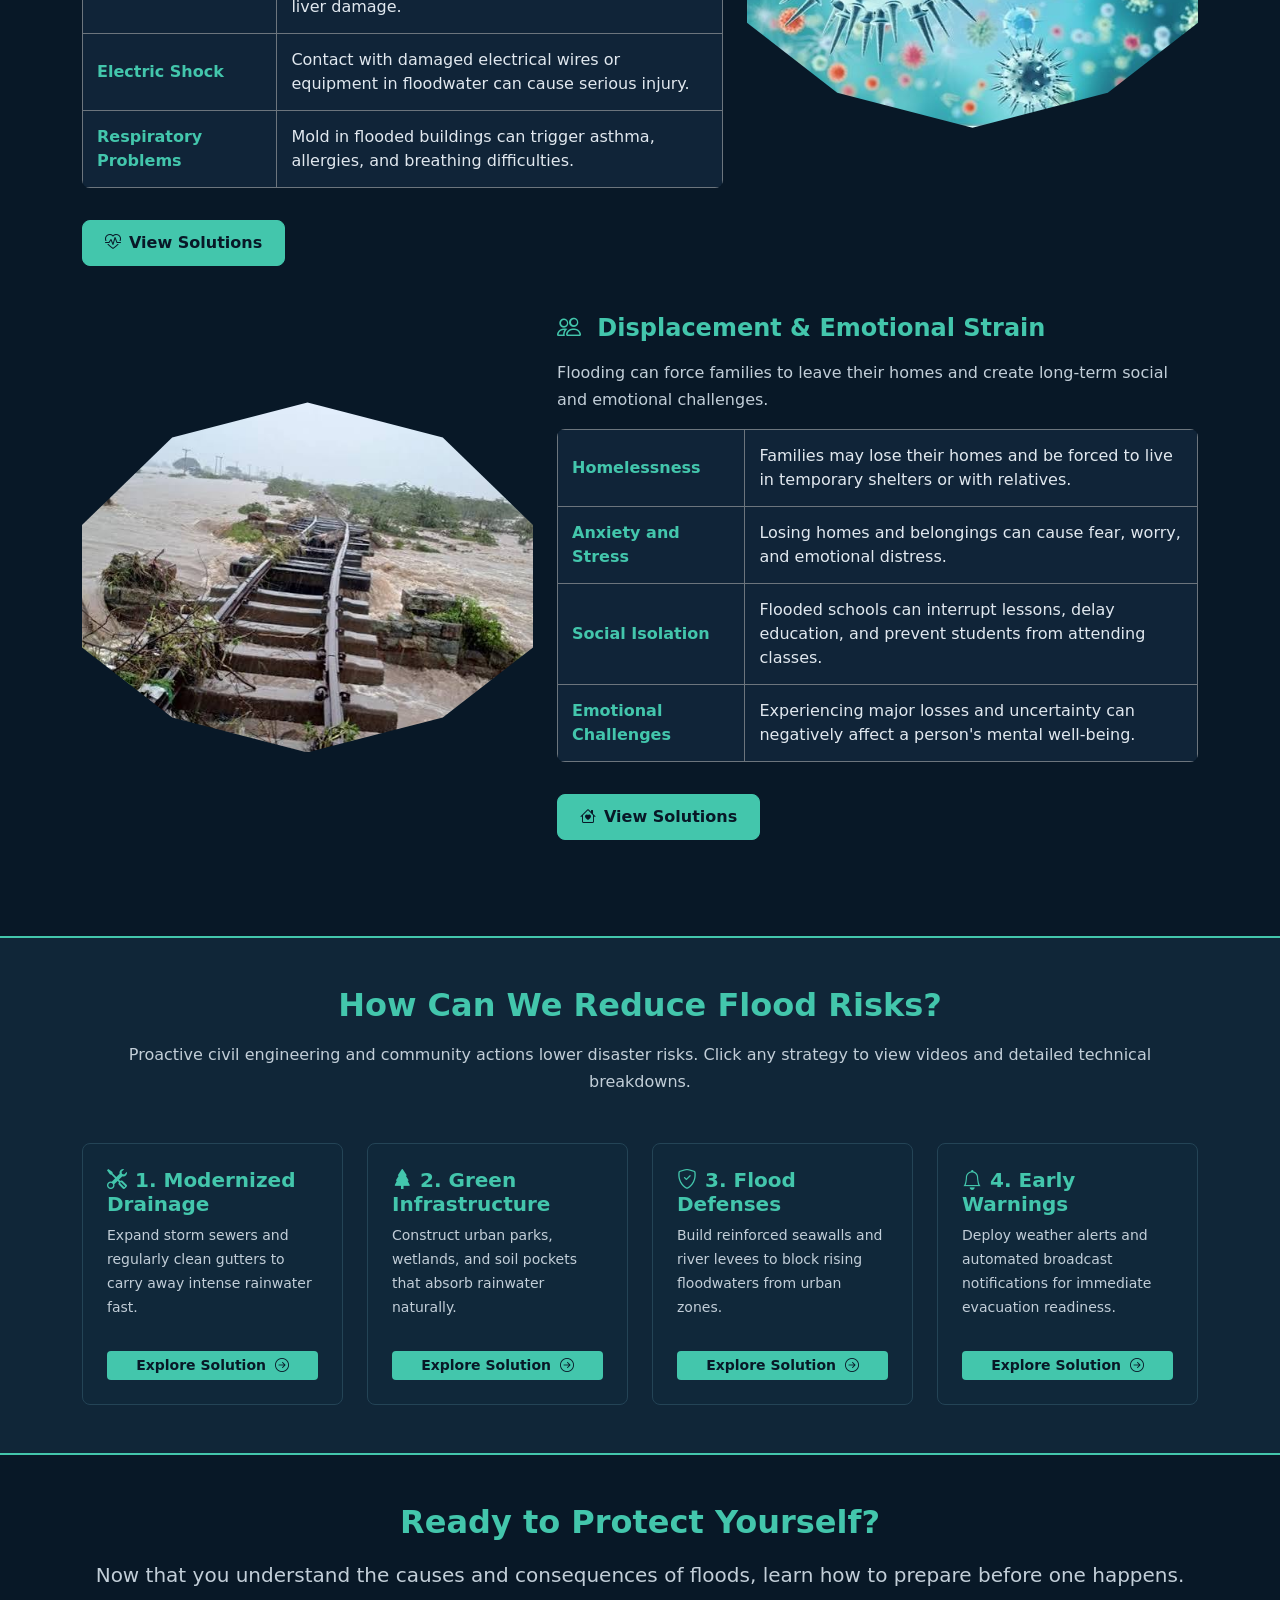
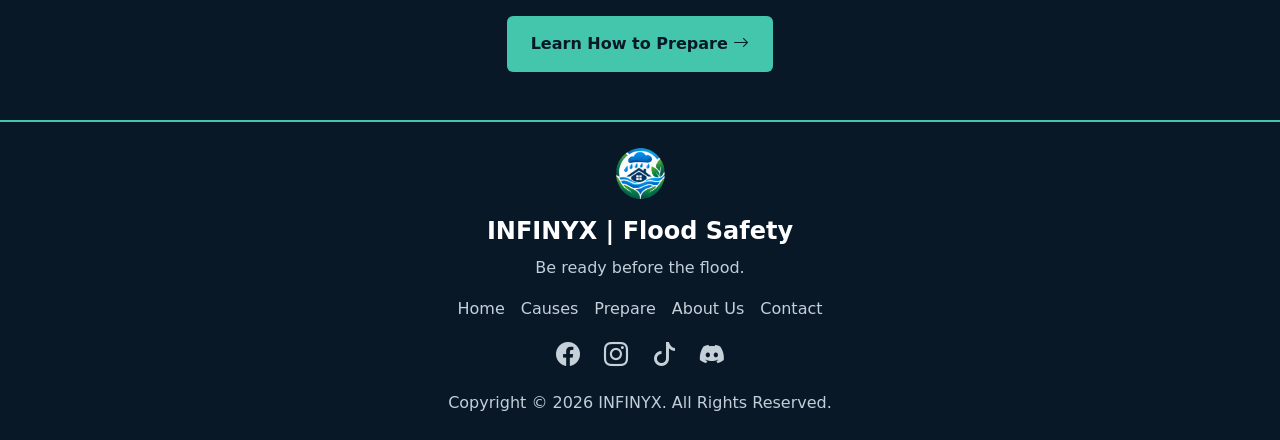
<file: pages/Causes_and_Consequences.html>
<!DOCTYPE html>
<html lang="en">
<head>
    <meta charset="UTF-8">
    <meta name="viewport" content="width=device-width, initial-scale=1.0">
    <title>INFINYX | Causes & Consequences of Floods</title>

    <!-- Bootstrap CSS -->
    <link href="https://cdn.jsdelivr.net/npm/bootstrap@5.3.8/dist/css/bootstrap.min.css" rel="stylesheet">
    <link rel="stylesheet" href="https://cdn.jsdelivr.net/npm/bootstrap-icons@1.11.3/font/bootstrap-icons.min.css">
    <link rel="stylesheet" href="https://unpkg.com/aos@2.3.1/dist/aos.css">

    <link rel="icon" href="../media/logo.png">
    <link rel="stylesheet" href="../style/style1.css">
</head>

<body id="hiimbody">

<!-- Navbar -->
<nav class="navbar navbar-expand-lg navbar-dark sticky-top" id="navnav">
    <div class="container">
        <a class="navbar-brand fw-bold fs-4" href="../index.html">
            <img src="../media/logo.png" alt="INFINYX logo" width="45" height="45" class="me-2">INFINYX
        </a>

        <button class="navbar-toggler" type="button" data-bs-toggle="collapse" data-bs-target="#navbarContent">
            <span class="navbar-toggler-icon"></span>
        </button>

        <div class="collapse navbar-collapse" id="navbarContent">
            <ul class="navbar-nav ms-auto">
                <li class="nav-item"><a class="nav-link" href="../index.html">Home</a></li>
                <li class="nav-item"><a class="nav-link active" href="Causes_and_Consequences.html">Causes and Consequences</a></li>
                <li class="nav-item"><a class="nav-link" href="Prepare.html">Prepare</a></li>
                <li class="nav-item"><a class="nav-link" href="About_Us.html">About Us</a></li>
                <li class="nav-item"><a class="nav-link" href="Contact_Us.html">Contact Us</a></li>
            </ul>
        </div>
    </div>
</nav>

<!-- Banner -->
<div class="banner d-flex align-items-center text-center py-5">
    <div class="container">
        <h1 class="display-3 fw-bold mb-4" data-aos="fade-up">Causes & <span>Consequences</span></h1>
        <p class="fs-5 mx-auto mb-4 banner-desc section-text" data-aos="fade-up" data-aos-delay="150">
            Explore why floods happen, examine their long-term environmental and social impacts, and discover effective prevention solutions.
        </p>
    </div>
</div>

<!-- Intro Section -->
<section class="container py-5">
    <div class="row align-items-center g-4">
        <div class="col-md-7" data-aos="fade-right">
            <h2 class="section-title fw-bold mb-3">Understanding Flood Dynamics</h2>
            <p class="section-text lh-lg">Flooding is one of the most widespread and damaging natural hazards. It occurs when water overflows onto land that is normally dry, turning neighborhoods and roads into dangerous streams.</p>
            <p class="section-text lh-lg">By learning the specific triggers behind flooding and its long-lasting consequences, communities can design better prevention strategies and minimize future disasters.</p>
            <p class="section-text lh-lg">
                By learning about flood risks and preparing early, we can make better decisions and help protect the people around us.
            </p>

            <p class="section-text">
                Ref: <a href="https://www.ready.gov/floods" target="_blank">Ready.gov – Floods</a>
            </p>
        </div>

        <div class="col-md-5" data-aos="fade-left">
            <img src="../media/Image.jpg" class="img-fluid rounded-3 shadow-lg w-100" alt="Flooding in community" id="imgoat">
        </div>
    </div>
</section>

<!-- Causes Section -->
<section class="ready-section py-5">
    <div class="container">
        <div class="text-center mb-5" data-aos="fade-up">
            <h2 class="section-title fw-bold mb-3">What Causes Floods?</h2>
            <p class="section-text">Floods are driven by extreme weather phenomena and human-altered landscapes. Click any card to explore multimedia breakdowns.</p>
        </div>

        <div class="row g-4">

            <div class="col-md-4" data-aos="flip-up">
                <div class="feature-card rounded-3 p-4 text-center h-100 d-flex flex-column justify-content-between">
                    <div>
                        <i class="bi bi-cloud-rain-heavy display-4 link-green mb-3 d-block"></i>
                        <h4 class="section-title fw-bold mb-2">Extreme Rainfall</h4>
                        <p class="section-text fs-6">Heavy or continuous rainfall overwhelms natural soil absorption limits and municipal drainage systems.</p>
                    </div>
                    <button class="main-btn btn fw-bold border-0 mt-3" data-bs-toggle="modal" data-bs-target="#rainfallModal">
                        Learn More <i class="bi bi-play-circle ms-1"></i>
                    </button>
                </div>
            </div>

            <div class="col-md-4" data-aos="flip-up" data-aos-delay="100">
                <div class="feature-card rounded-3 p-4 text-center h-100 d-flex flex-column justify-content-between">
                    <div>
                        <i class="bi bi-water display-4 link-green mb-3 d-block"></i>
                        <h4 class="section-title fw-bold mb-2">River & Coastal Overflows</h4>
                        <p class="section-text fs-6">Rain or melting snow causes rivers to rise above their banks, while ocean storms push tides inland.</p>
                    </div>
                    <button class="main-btn btn fw-bold border-0 mt-3" data-bs-toggle="modal" data-bs-target="#riverModal">
                        Learn More <i class="bi bi-play-circle ms-1"></i>
                    </button>
                </div>
            </div>

            <div class="col-md-4" data-aos="flip-up" data-aos-delay="200">
                <div class="feature-card rounded-3 p-4 text-center h-100 d-flex flex-column justify-content-between">
                    <div>
                        <i class="bi bi-building display-4 link-green mb-3 d-block"></i>
                        <h4 class="section-title fw-bold mb-2">Urbanization & Concrete</h4>
                        <p class="section-text fs-6">Roads and buildings stop rainwater from soaking into the earth, sending huge amounts of runoff into drains.</p>
                    </div>
                    <button class="main-btn btn fw-bold border-0 mt-3" data-bs-toggle="modal" data-bs-target="#urbanModal">
                        Learn More <i class="bi bi-play-circle ms-1"></i>
                    </button>
                </div>
            </div>

            <div class="col-md-6" data-aos="flip-up" data-aos-delay="300">
                <div class="feature-card rounded-3 p-4 text-center h-100 d-flex flex-column justify-content-between">
                    <div>
                        <i class="bi bi-tree display-4 link-green mb-3 d-block"></i>
                        <h4 class="section-title fw-bold mb-2">Deforestation</h4>
                        <p class="section-text fs-6">Removing trees eliminates roots that slow down water runoff, letting floodwaters surge rapidly.</p>
                    </div>
                    <button class="main-btn btn fw-bold border-0 mt-3" data-bs-toggle="modal" data-bs-target="#forestModal">
                        Learn More <i class="bi bi-play-circle ms-1"></i>
                    </button>
                </div>
            </div>

            <div class="col-md-6" data-aos="flip-up" data-aos-delay="400">
                <div class="feature-card rounded-3 p-4 text-center h-100 d-flex flex-column justify-content-between">
                    <div>
                        <i class="bi bi-exclamation-triangle display-4 link-green mb-3 d-block"></i>
                        <h4 class="section-title fw-bold mb-2">Dam and Levee Failures</h4>
                        <p class="section-text fs-6">Structural damage or heavy water pressure can break dams and flood barriers unexpectedly.</p>
                    </div>
                    <button class="main-btn btn fw-bold border-0 mt-3" data-bs-toggle="modal" data-bs-target="#damModal">
                        Learn More <i class="bi bi-play-circle ms-1"></i>
                    </button>
                </div>

                <button type="button" class="btn btn-outline-info rounded-pill px-4" data-bs-toggle="modal" data-bs-target="#referencesModal"><i class="bi bi-book me-2"></i> View References</button>
            </div>
            
    </div>
</section>

<!-- Consequences of Flooding -->
<section class="container py-5" id="consequences">

    <div class="text-center mb-5" data-aos="fade-up">
        <h2 class="section-title fw-bold">Consequences of Flooding</h2>
        <p class="section-text">
            The severe impacts of floods disrupt human lives, economic stability,
            and fragile ecosystems. Explore the consequences and discover
            practical solutions below.
        </p>
    </div>

    <!-- Property & Infrastructure Destruction -->
    <div class="row align-items-center mb-5 g-4" data-aos="fade-right">
        <div class="col-md-5">
            <img src="../media/damagedbuilding.jpg" class="img-fluid rounded-3 shadow consequence-img" alt="Flood damage to buildings" id="building">
        </div>

        <div class="col-md-7">
            <h4 class="section-title fw-bold mb-3">
                <i class="bi bi-house-x me-2"></i>
                Severe Property & Infrastructure Destruction
            </h4>

            <p class="section-text">
                Floodwaters cause extreme kinetic and hydrostatic forces capable of damaging heavy infrastructure.
            </p>

            <table class="table table-dark table-bordered border-secondary consequence-table">
                <tbody>
                    <tr>
                        <th>Damage to Buildings</th>
                        <td>Floodwater weakens building foundations, damages walls, and may cause buildings to collapse.</td>
                    </tr>
                    <tr>
                        <th>Road and Bridge Destruction</th>
                        <td>Strong flood currents can damage roads, destroy bridges, and make transportation difficult.</td>
                    </tr>
                    <tr>
                        <th>Electricity Disruption</th>
                        <td>Floodwater can damage electrical systems, causing power outages in homes and communities.</td>
                    </tr>
                    <tr>
                        <th>Water Supply Contamination</th>
                        <td>Flooding can damage water supply systems and contaminate drinking water with sewage and pollutants.</td>
                    </tr>
                </tbody>
            </table>

            <button class="btn solution-btn mt-3" data-bs-toggle="modal" data-bs-target="#buildingModal">
                <i class="bi bi-shield-check me-2"></i>View Solutions
            </button>
        </div>
    </div>

    <!-- Health Risks -->
    <div class="row align-items-center mb-5 flex-md-row-reverse g-4" data-aos="fade-left">
        <div class="col-md-5">
            <img src="../media/disease.jpg" class="img-fluid rounded-3 shadow consequence-img" alt="Health risks caused by contaminated floodwater" id="disease">
        </div>

        <div class="col-md-7">
            <h4 class="section-title fw-bold mb-3">
                <i class="bi bi-activity me-2"></i>
                Health Risks and Disease
            </h4>

            <p class="section-text">
                Flooding creates hazardous sanitary conditions and increases the risk of disease outbreaks.
            </p>

            <table class="table table-dark table-bordered border-secondary consequence-table">
                <tbody>
                    <tr>
                        <th>Diarrhea and Vomiting</th>
                        <td>Drinking contaminated water can cause stomach infections, diarrhea, and vomiting.</td>
                    </tr>
                    <tr>
                        <th>Dengue Fever and Malaria</th>
                        <td>Mosquitoes breeding in stagnant floodwater can spread diseases that cause fever and other serious symptoms.</td>
                    </tr>
                    <tr>
                        <th>Leptospirosis</th>
                        <td>Exposure to contaminated floodwater can cause fever, muscle pain, and in severe cases, kidney or liver damage.</td>
                    </tr>
                    <tr>
                        <th>Electric Shock</th>
                        <td>Contact with damaged electrical wires or equipment in floodwater can cause serious injury.</td>
                    </tr>
                    <tr>
                        <th>Respiratory Problems</th>
                        <td>Mold in flooded buildings can trigger asthma, allergies, and breathing difficulties.</td>
                    </tr>
                </tbody>
            </table>

            <button class="btn solution-btn mt-3" data-bs-toggle="modal" data-bs-target="#healthModal">
                <i class="bi bi-heart-pulse me-2"></i>View Solutions
            </button>
        </div>
    </div>

    <!-- Displacement & Emotional Strain -->
    <div class="row align-items-center mb-5 g-4" data-aos="fade-right">
        <div class="col-md-5">
            <img src="../media/railflood.jpg" class="img-fluid rounded-3 shadow consequence-img" alt="Community affected by flooding" id="rail">
        </div>

        <div class="col-md-7">
            <h4 class="section-title fw-bold mb-3">
                <i class="bi bi-people me-2"></i>
                Displacement & Emotional Strain
            </h4>

            <p class="section-text">
                Flooding can force families to leave their homes and create long-term social and emotional challenges.
            </p>

            <table class="table table-dark table-bordered border-secondary consequence-table">
                <tbody>
                    <tr>
                        <th>Homelessness</th>
                        <td>Families may lose their homes and be forced to live in temporary shelters or with relatives.</td>
                    </tr>
                    <tr>
                        <th>Anxiety and Stress</th>
                        <td>Losing homes and belongings can cause fear, worry, and emotional distress.</td>
                    </tr>
                    <tr>
                        <th>Social Isolation</th>
                        <td>Flooded schools can interrupt lessons, delay education, and prevent students from attending classes.</td>
                    </tr>
                    <tr>
                        <th>Emotional Challenges</th>
                        <td>Experiencing major losses and uncertainty can negatively affect a person's mental well-being.</td>
                    </tr>
                </tbody>
            </table>

            <button class="btn solution-btn mt-3" data-bs-toggle="modal" data-bs-target="#displacementModal">
                <i class="bi bi-house-heart me-2"></i>View Solutions
            </button>
        </div>
    </div>
</section>

<!-- BUILDING SOLUTIONS MODAL -->
<div class="modal fade" id="buildingModal">
    <div class="modal-dialog modal-dialog-centered">
        <div class="modal-content solution-modal">
            <div class="modal-header">
                <h5 class="modal-title"><i class="bi bi-house-check me-2"></i>Solutions for Infrastructure Damage</h5>
                <button type="button" class="btn-close btn-close-white" data-bs-dismiss="modal"></button>
            </div>

            <div class="modal-body">
                <div class="solution-item">
                    <i class="bi bi-building-check"></i>
                    <div>
                        <h6>Flood-Resistant Buildings</h6>
                        <p>Construct buildings on elevated foundations and use flood-resistant materials to reduce damage.</p>
                    </div>
                </div>

                <div class="solution-item">
                    <i class="bi bi-cone-striped"></i>
                    <div>
                        <h6>Protect Roads and Bridges</h6>
                        <p>Improve drainage systems and strengthen bridges to withstand floodwater and strong currents.</p>
                    </div>
                </div>

                <div class="solution-item">
                    <i class="bi bi-lightning-charge"></i>
                    <div>
                        <h6>Protect Electrical Systems</h6>
                        <p>Install electrical equipment above expected flood levels and switch off electricity when flooding threatens, if it is safe to do so.</p>
                    </div>
                </div>

                <div class="solution-item">
                    <i class="bi bi-droplet"></i>
                    <div>
                        <h6>Keep Water Supplies Safe</h6>
                        <p>Protect wells and water tanks from contamination and use safe drinking water during floods.</p>
                    </div>
                </div>
            </div>

            <div class="modal-footer">
                <button class="btn solution-btn" data-bs-dismiss="modal">Got It</button>
            </div>
        </div>
    </div>
</div>

<!-- HEALTH SOLUTIONS MODAL -->
<div class="modal fade" id="healthModal">
    <div class="modal-dialog modal-dialog-centered">
        <div class="modal-content solution-modal">
            <div class="modal-header">
                <h5 class="modal-title"><i class="bi bi-heart-pulse me-2"></i>Solutions for Health Risks</h5>
                <button type="button" class="btn-close btn-close-white" data-bs-dismiss="modal"></button>
            </div>

            <div class="modal-body">
                <div class="solution-item">
                    <i class="bi bi-cup-straw"></i>
                    <div>
                        <h6>Drink Safe Water</h6>
                        <p>Use bottled, boiled, or properly treated water to reduce the risk of waterborne diseases.</p>
                    </div>
                </div>

                <div class="solution-item">
                    <i class="bi bi-bug"></i>
                    <div>
                        <h6>Prevent Mosquito Breeding</h6>
                        <p>Remove standing water from containers and use mosquito nets or repellents.</p>
                    </div>
                </div>

                <div class="solution-item">
                    <i class="bi bi-shield-plus"></i>
                    <div>
                        <h6>Avoid Contaminated Floodwater</h6>
                        <p>Stay away from floodwater whenever possible and wash exposed skin with clean water and soap.</p>
                    </div>
                </div>

                <div class="solution-item">
                    <i class="bi bi-lightning"></i>
                    <div>
                        <h6>Stay Away from Electrical Hazards</h6>
                        <p>Never touch fallen power lines or electrical equipment that has been exposed to floodwater.</p>
                    </div>
                </div>

                <div class="solution-item">
                    <i class="bi bi-house"></i>
                    <div>
                        <h6>Prevent Mold Growth</h6>
                        <p>Dry flooded buildings as soon as it is safe and remove damaged materials that cannot be cleaned.</p>
                    </div>
                </div>
            </div>

            <div class="modal-footer">
                <button class="btn solution-btn" data-bs-dismiss="modal">Got It</button>
            </div>
        </div>
    </div>
</div>

<!-- DISPLACEMENT SOLUTIONS MODAL -->
<div class="modal fade" id="displacementModal" >
    <div class="modal-dialog modal-dialog-centered">
        <div class="modal-content solution-modal">
            <div class="modal-header">
                <h5 class="modal-title"><i class="bi bi-people me-2"></i>Solutions for Displacement</h5>
                <button type="button" class="btn-close btn-close-white" data-bs-dismiss="modal"></button>
            </div>

            <div class="modal-body">
                <div class="solution-item">
                    <i class="bi bi-house-heart"></i>
                    <div>
                        <h6>Prepare Emergency Shelters</h6>
                        <p>Identify safe evacuation centers and prepare temporary shelters for families affected by floods.</p>
                    </div>
                </div>

                <div class="solution-item">
                    <i class="bi bi-bag-check"></i>
                    <div>
                        <h6>Prepare an Emergency Kit</h6>
                        <p>Keep important documents, food, water, medicine, and essential supplies ready for evacuation.</p>
                    </div>
                </div>

                <div class="solution-item">
                    <i class="bi bi-chat-heart"></i>
                    <div>
                        <h6>Provide Emotional Support</h6>
                        <p>Encourage families to support one another and seek help from trusted people when feeling overwhelmed.</p>
                    </div>
                </div>

                <div class="solution-item">
                    <i class="bi bi-book"></i>
                    <div>
                        <h6>Continue Education</h6>
                        <p>Provide temporary learning spaces and educational resources for students affected by flooding.</p>
                    </div>
                </div>
            </div>

            <div class="modal-footer">
                <button class="btn solution-btn" data-bs-dismiss="modal">Got It</button>
            </div>
        </div>
    </div>
</div>

<!-- Solutions Section -->
<section class="ready-section py-5 w-100">
    <div class="container">
        <div class="text-center mb-5" data-aos="fade-up">
            <h2 class="section-title fw-bold mb-3">How Can We Reduce Flood Risks?</h2>
            <p class="section-text">Proactive civil engineering and community actions lower disaster risks. Click any strategy to view videos and detailed technical breakdowns.</p>
        </div>

        <div class="row g-4">

            <div class="col-md-3" data-aos="zoom-in">
                <div class="feature-card rounded-3 p-4 h-100 d-flex flex-column justify-content-between">
                    <div>
                        <h5 class="section-title fw-bold mb-2"><i class="bi bi-tools me-2"></i>1. Modernized Drainage</h5>
                        <p class="section-text small">Expand storm sewers and regularly clean gutters to carry away intense rainwater fast.</p>
                    </div>
                    <button class="main-btn btn btn-sm fw-bold border-0 mt-3" data-bs-toggle="modal" data-bs-target="#solutionModal1">Explore Solution <i class="bi bi-arrow-right-circle ms-1"></i></button>
                </div>
            </div>

            <div class="col-md-3" data-aos="zoom-in" data-aos-delay="100">
                <div class="feature-card rounded-3 p-4 h-100 d-flex flex-column justify-content-between">
                    <div>
                        <h5 class="section-title fw-bold mb-2"><i class="bi bi-tree-fill me-2"></i>2. Green Infrastructure</h5>
                        <p class="section-text small">Construct urban parks, wetlands, and soil pockets that absorb rainwater naturally.</p>
                    </div>
                    <button class="main-btn btn btn-sm fw-bold border-0 mt-3" data-bs-toggle="modal" data-bs-target="#solutionModal2">Explore Solution <i class="bi bi-arrow-right-circle ms-1"></i></button>
                </div>
            </div>

            <div class="col-md-3" data-aos="zoom-in" data-aos-delay="200">
                <div class="feature-card rounded-3 p-4 h-100 d-flex flex-column justify-content-between">
                    <div>
                        <h5 class="section-title fw-bold mb-2"><i class="bi bi-shield-check me-2"></i>3. Flood Defenses</h5>
                        <p class="section-text small">Build reinforced seawalls and river levees to block rising floodwaters from urban zones.</p>
                    </div>
                    <button class="main-btn btn btn-sm fw-bold border-0 mt-3" data-bs-toggle="modal" data-bs-target="#solutionModal3">Explore Solution <i class="bi bi-arrow-right-circle ms-1"></i></button>
                </div>
            </div>

            <div class="col-md-3" data-aos="zoom-in" data-aos-delay="300">
                <div class="feature-card rounded-3 p-4 h-100 d-flex flex-column justify-content-between">
                    <div>
                        <h5 class="section-title fw-bold mb-2"><i class="bi bi-bell me-2"></i>4. Early Warnings</h5>
                        <p class="section-text small">Deploy weather alerts and automated broadcast notifications for immediate evacuation readiness.</p>
                    </div>
                    <button class="main-btn btn btn-sm fw-bold border-0 mt-3" data-bs-toggle="modal" data-bs-target="#solutionModal4">Explore Solution <i class="bi bi-arrow-right-circle ms-1"></i></button>
                </div>
            </div>

        </div>
    </div>
</section>

<!-- CAUSES MODALS -->
<!-- Modal 1: Extreme Rainfall -->
<div class="modal fade" id="rainfallModal">
    <div class="modal-dialog modal-dialog-centered modal-lg">
        <div class="modal-content feature-card border border-secondary text-white">
            <div class="modal-header border-bottom border-secondary">
                <h5 class="modal-title section-title fw-bold"><i class="bi bi-cloud-rain-heavy me-2"></i>Extreme Rainfall & Atmospheric Rivers</h5>
                <button type="button" class="btn-close btn-close-white" data-bs-dismiss="modal"></button>
            </div>
            <div class="modal-body">
                <div class="row g-3 mb-3">
                    <div class="col-md-6">
                        <img src="../media/extremerainfall.jpg" class="img-fluid rounded-3 shadow" alt="Rainfall impact">
                    </div>
                    <div class="col-md-6">
                        <h6 class="link-green fw-bold">Deep Dive Analysis:</h6>
                        <p class="section-text small">Extreme rainfall occurs when storm systems release large amounts of water over short periods. Ground saturation happens rapidly. Once the soil cannot absorb more water, excess rain flows across the surface and may flood lower areas.</p>
                        <h6 class="link-green fw-bold">Mitigation & Safety Actions:</h6>
                        <ul class="section-text small ps-3">
                            <li>Maintain storm drains, street gutters, and downspouts free of debris.</li>
                            <li>Use rain barrels to collect rooftop runoff where appropriate.</li>
                            <li>Follow official weather alerts.</li>
                        </ul>
                    </div>
                </div>
                <div class="ratio ratio-16x9 rounded overflow-hidden mt-3">
                    <iframe src="https://www.youtube.com/embed/43M5mZuzHF8" title="Extreme Heavy Rainfall & Flooding" allowfullscreen></iframe>
                </div>
            </div>
            <div class="modal-footer border-top border-secondary">
                <button class="btn btn-outline-light" data-bs-dismiss="modal">Close</button>
            </div>
        </div>
    </div>
</div>

<!-- Modal 2: River & Coastal Overflows -->
<div class="modal fade" id="riverModal">
    <div class="modal-dialog modal-dialog-centered modal-lg">
        <div class="modal-content feature-card border border-secondary text-white">
            <div class="modal-header border-bottom border-secondary">
                <h5 class="modal-title section-title fw-bold"><i class="bi bi-water me-2"></i>River Overflow & Coastal Storm Surges</h5>
                <button type="button" class="btn-close btn-close-white" data-bs-dismiss="modal"></button>
            </div>
            <div class="modal-body">
                <div class="row g-3 mb-3">
                    <div class="col-md-6">
                        <img src="../media/Floodwaters Raging Beneath the Bridge.png" class="img-fluid rounded-3 shadow" alt="River overflow">
                    </div>
                    <div class="col-md-6">
                        <h6 class="link-green fw-bold">Deep Dive Analysis:</h6>
                        <p class="section-text small">River floods happen when heavy rainfall causes rivers to rise above their banks. Coastal storm surges occur when strong storms push seawater onto normally dry land.</p>
                        <h6 class="link-green fw-bold">Preventative Measures:</h6>
                        <ul class="section-text small ps-3">
                            <li>Construct and maintain flood walls and levees in suitable high-risk areas.</li>
                            <li>Limit construction in low-lying floodplains.</li>
                            <li>Restore riverbank vegetation to help protect soil.</li>
                        </ul>
                    </div>
                </div>
                <div class="ratio ratio-16x9 rounded overflow-hidden mt-3">
                    <iframe src="https://www.youtube.com/embed/2GgUn2QTJtE" title="River Overflow and Coastal Flooding" allowfullscreen></iframe>
                </div>
            </div>
            <div class="modal-footer border-top border-secondary">
                <button class="btn btn-outline-light" data-bs-dismiss="modal">Close</button>
            </div>
        </div>
    </div>
</div>

<!-- Modal 3: Urbanization -->
<div class="modal fade" id="urbanModal">
    <div class="modal-dialog modal-dialog-centered modal-lg">
        <div class="modal-content feature-card border border-secondary text-white">
            <div class="modal-header border-bottom border-secondary">
                <h5 class="modal-title section-title fw-bold"><i class="bi bi-building me-2"></i>Urbanization & Impervious Surfaces</h5>
                <button type="button" class="btn-close btn-close-white" data-bs-dismiss="modal"></button>
            </div>
            <div class="modal-body">
                <div class="row g-3 mb-3">
                    <div class="col-md-6">
                        <img src="../media/Flooded Neighborhood Street with Silver Van.png" class="img-fluid rounded-3 shadow" alt="Urban flood">
                    </div>
                    <div class="col-md-6">
                        <h6 class="link-green fw-bold">Deep Dive Analysis:</h6>
                        <p class="section-text small">As natural soil and green spaces are replaced with concrete and asphalt, less rainwater can soak into the ground. Water flows across these hard surfaces, potentially overwhelming drainage systems.</p>
                        <h6 class="link-green fw-bold">Urban Engineering Solutions:</h6>
                        <ul class="section-text small ps-3">
                            <li>Use permeable pavement in suitable areas.</li>
                            <li>Include rooftop gardens and rain gardens in city planning.</li>
                            <li>Improve stormwater storage and drainage systems.</li>
                        </ul>
                    </div>
                </div>
                <div class="ratio ratio-16x9 rounded overflow-hidden mt-3">
                    <iframe src="https://www.youtube.com/embed/fKnAJCSGSdk" title="Urban Flooding and Permeable Surfaces" allowfullscreen></iframe>
                </div>
            </div>
            <div class="modal-footer border-top border-secondary">
                <button class="btn btn-outline-light" data-bs-dismiss="modal">Close</button>
            </div>
        </div>
    </div>
</div>

<!-- Modal 4: Deforestation -->
<div class="modal fade" id="forestModal">
    <div class="modal-dialog modal-dialog-centered modal-lg">
        <div class="modal-content feature-card border border-secondary text-white">
            <div class="modal-header border-bottom border-secondary">
                <h5 class="modal-title section-title fw-bold"><i class="bi bi-tree me-2"></i>Deforestation & Ecosystem Degradation</h5>
                <button type="button" class="btn-close btn-close-white" data-bs-dismiss="modal"></button>
            </div>
            <div class="modal-body">
                <div class="row g-3 mb-3">
                    <div class="col-md-6">
                        <img src="../media/deforestation2.jpg" class="img-fluid rounded-3 shadow" alt="Deforestation impact">
                    </div>
                    <div class="col-md-6">
                        <h6 class="link-green fw-bold">Deep Dive Analysis:</h6>
                        <p class="section-text small">Trees and vegetation help absorb rainfall and slow surface runoff. Removing forests can expose soil to erosion and increase the amount of water flowing into rivers.</p>
                        <h6 class="link-green fw-bold">Ecological Solutions:</h6>
                        <ul class="section-text small ps-3">
                            <li>Support reforestation and tree planting.</li>
                            <li>Protect forests and reduce unnecessary logging.</li>
                            <li>Use sustainable land management techniques.</li>
                        </ul>
                    </div>
                </div>
                <div class="ratio ratio-16x9 rounded overflow-hidden mt-3">
                    <iframe src="https://www.youtube.com/embed/QIkUg_GXszU" title="Deforestation and Flooding Risk" allowfullscreen></iframe>
                </div>
            </div>
            <div class="modal-footer border-top border-secondary">
                <button class="btn btn-outline-light" data-bs-dismiss="modal">Close</button>
            </div>
        </div>
    </div>
</div>

<!-- Modal 5: Dam Failures -->
<div class="modal fade" id="damModal">
    <div class="modal-dialog modal-dialog-centered modal-lg">
        <div class="modal-content feature-card border border-secondary text-white">
            <div class="modal-header border-bottom border-secondary">
                <h5 class="modal-title section-title fw-bold"><i class="bi bi-exclamation-triangle me-2"></i>Dam & Infrastructure Breach</h5>
                <button type="button" class="btn-close btn-close-white" data-bs-dismiss="modal"></button>
            </div>
            <div class="modal-body">
                <div class="row g-3 mb-3">
                    <div class="col-md-6">
                        <img src="../media/damandlevee.jpg" class="img-fluid rounded-3 shadow" alt="Dam failure">
                    </div>
                    <div class="col-md-6">
                        <h6 class="link-green fw-bold">Deep Dive Analysis:</h6>
                        <p class="section-text small">Dams, spillways, or levees can fail because of poor maintenance, structural damage, or water levels exceeding their capacity. This can release large amounts of water and cause serious downstream flooding.</p>
                        <h6 class="link-green fw-bold">Safety Protocols:</h6>
                        <ul class="section-text small ps-3">
                            <li>Conduct routine inspections of water barriers.</li>
                            <li>Maintain and improve flood-control infrastructure.</li>
                            <li>Organize community evacuation drills for at-risk areas.</li>
                        </ul>
                    </div>
                </div>
                <div class="ratio ratio-16x9 rounded overflow-hidden mt-3">
                    <iframe src="https://www.youtube.com/embed/EzMX_cFDvO8" title="Dam Failures and Flood Risk" allowfullscreen></iframe>
                </div>
            </div>
            <div class="modal-footer border-top border-secondary">
                <button class="btn btn-outline-light" data-bs-dismiss="modal">Close</button>
            </div>
        </div>
    </div>
</div>

<!-- SOLUTION MODALS -->

<!-- Solution Modal 1: Drainage -->
<div class="modal fade" id="solutionModal1">
    <div class="modal-dialog modal-dialog-centered modal-lg">
        <div class="modal-content feature-card border border-secondary text-white">
            <div class="modal-header border-bottom border-secondary">
                <h5 class="modal-title section-title fw-bold"><i class="bi bi-tools me-2"></i>Modernized Drainage & Stormwater Systems</h5>
                <button type="button" class="btn-close btn-close-white" data-bs-dismiss="modal"></button>
            </div>
            <div class="modal-body">
                <p class="section-text">Upgrading drainage networks helps redirect water away from densely populated areas during heavy rainfall.</p>
                <ul class="section-text small ps-3">
                    <li><strong>High-Capacity Channels:</strong> Improve drainage capacity to reduce street flooding.</li>
                    <li><strong>Regular Drain Cleaning:</strong> Remove debris that can block water flow.</li>
                    <li><strong>Water Storage:</strong> Use suitable storage areas to temporarily hold excess rainwater.</li>
                </ul>
                <div class="ratio ratio-16x9 rounded overflow-hidden mt-3">
                    <iframe src="https://www.youtube.com/embed/BH6wO25IAZg" title="Modern Urban Drainage Solutions" allowfullscreen></iframe>
                </div>
            </div>
            <div class="modal-footer border-top border-secondary">
                <button class="btn btn-outline-light" data-bs-dismiss="modal">Close</button>
            </div>
        </div>
    </div>
</div>

<!-- Solution Modal 2: Green Infrastructure -->
<div class="modal fade" id="solutionModal2">
    <div class="modal-dialog modal-dialog-centered modal-lg">
        <div class="modal-content feature-card border border-secondary text-white">
            <div class="modal-header border-bottom border-secondary">
                <h5 class="modal-title section-title fw-bold"><i class="bi bi-tree-fill me-2"></i>Sponge Cities & Green Infrastructure</h5>
                <button type="button" class="btn-close btn-close-white" data-bs-dismiss="modal"></button>
            </div>
            <div class="modal-body">
                <p class="section-text">Green infrastructure uses natural landscapes to absorb, store, and filter rainwater.</p>
                <ul class="section-text small ps-3">
                    <li><strong>Rain Gardens:</strong> Vegetated areas absorb surface runoff.</li>
                    <li><strong>Permeable Pavement:</strong> Allows rainwater to soak into the ground.</li>
                    <li><strong>Wetland Restoration:</strong> Natural wetlands help store excess water.</li>
                </ul>
                <div class="ratio ratio-16x9 rounded overflow-hidden mt-3">
                    <iframe src="https://www.youtube.com/embed/yRUTrsy-7PY" title="Sponge Cities Explained" allowfullscreen></iframe>
                </div>
            </div>
            <div class="modal-footer border-top border-secondary">
                <button class="btn btn-outline-light" data-bs-dismiss="modal">Close</button>
            </div>
        </div>
    </div>
</div>

<!-- Solution Modal 3: Flood Defenses -->
<div class="modal fade" id="solutionModal3">
    <div class="modal-dialog modal-dialog-centered modal-lg">
        <div class="modal-content feature-card border border-secondary text-white">
            <div class="modal-header border-bottom border-secondary">
                <h5 class="modal-title section-title fw-bold"><i class="bi bi-shield-check me-2"></i>Civil Defenses: Seawalls & Barriers</h5>
                <button type="button" class="btn-close btn-close-white" data-bs-dismiss="modal"></button>
            </div>
            <div class="modal-body">
                <p class="section-text">Flood barriers help protect vulnerable areas from rising water levels.</p>
                <ul class="section-text small ps-3">
                    <li><strong>Flood Barriers:</strong> Help prevent water from entering vulnerable areas.</li>
                    <li><strong>Levees & Dikes:</strong> Help contain river water within its channel.</li>
                    <li><strong>Pumping Stations:</strong> Move excess water away from low-lying areas.</li>
                </ul>
                <div class="ratio ratio-16x9 rounded overflow-hidden mt-3">
                    <iframe src="https://www.youtube.com/embed/nf-Yy3EuZi0" title="Engineered Flood Protection Systems" allowfullscreen></iframe>
                </div>
            </div>
            <div class="modal-footer border-top border-secondary">
                <button class="btn btn-outline-light" data-bs-dismiss="modal">Close</button>
            </div>
        </div>
    </div>
</div>

<!-- Solution Modal 4: Early Warnings -->
<div class="modal fade" id="solutionModal4">
    <div class="modal-dialog modal-dialog-centered modal-lg">
        <div class="modal-content feature-card border border-secondary text-white">
            <div class="modal-header border-bottom border-secondary">
                <h5 class="modal-title section-title fw-bold"><i class="bi bi-bell me-2"></i>Early Warning Systems & Monitoring</h5>
                <button type="button" class="btn-close btn-close-white" data-bs-dismiss="modal"></button>
            </div>
            <div class="modal-body">
                <p class="section-text">Timely alerts give communities more time to prepare and evacuate safely.</p>
                <ul class="section-text small ps-3">
                    <li><strong>Weather Monitoring:</strong> Tracks rainfall and approaching storms.</li>
                    <li><strong>River Level Sensors:</strong> Monitor rising river levels.</li>
                    <li><strong>Emergency Alerts:</strong> Share warnings and evacuation instructions with communities.</li>
                </ul>
                <div class="ratio ratio-16x9 rounded overflow-hidden mt-3">
                    <iframe src="https://www.youtube.com/embed/a8it-ZgS6Ew" title="Flood Early Warning Systems" allowfullscreen></iframe>
                </div>
            </div>
            <div class="modal-footer border-top border-secondary">
                <button class="btn btn-outline-light" data-bs-dismiss="modal">Close</button>
            </div>
        </div>
    </div>
</div>

<!-- Call to Action -->
<section class="container py-5 text-center" data-aos="fade-up">
    <h2 class="section-title fw-bold mb-3">Ready to Protect Yourself?</h2>
    <p class="section-text fs-5 mb-4">Now that you understand the causes and consequences of floods, learn how to prepare before one happens.</p>
    <a href="Prepare.html" class="main-btn btn fw-bold px-4 py-3 border-0">
        Learn How to Prepare <i class="bi bi-arrow-right"></i>
    </a>
</section>

<!-- Footer -->
<footer class="py-4">
    <div class="container text-center">
        <img src="../media/logo.png" alt="INFINYX logo" width="55" height="55" class="mb-3">

        <h4 class="fw-bold">INFINYX | Flood Safety</h4>
        <p class="section-text">Be ready before the flood.</p>

        <div class="d-flex flex-wrap justify-content-center gap-3 my-3">
            <a href="../index.html">Home</a>
            <a href="Causes_and_Consequences.html">Causes</a>
            <a href="Prepare.html">Prepare</a>
            <a href="About_Us.html">About Us</a>
            <a href="Contact_Us.html">Contact</a>
        </div>

        <div class="d-flex justify-content-center gap-4 my-3">
            <a href="#"><i class="bi bi-facebook fs-4"></i></a>
            <a href="#"><i class="bi bi-instagram fs-4"></i></a>
            <a href="#"><i class="bi bi-tiktok fs-4"></i></a>
            <a href="#"><i class="bi bi-discord fs-4"></i></a>
        </div>

        <p class="section-text mb-0">Copyright © 2026 INFINYX. All Rights Reserved.</p>
    </div>
</footer>

<!-- References Modal -->
<div class="modal fade" id="referencesModal">
    <div class="modal-dialog modal-dialog-centered modal-lg">
        <div class="modal-content bg-dark text-light rounded-4 border border-info">

            <div class="modal-header border-secondary">
                <h5 class="modal-title" id="referencesModalLabel">
                    <i class="bi bi-book-half text-info me-2"></i>
                    References & Sources
                </h5>
                <button type="button" class="btn-close btn-close-white" data-bs-dismiss="modal"></button>
            </div>

            <div class="modal-body p-4">

                <p class="text-secondary mb-4">
                    The following sources were used for flood-related
                    information and safety guidance on this website.
                </p>

                <div class="mb-3">
                    <h6 class="text-info">1. World Health Organization (WHO)</h6>
                    <p class="small text-secondary">Flood-related health risks and safety information.</p>
                    <a href="https://www.who.int/health-topics/floods"
                       target="_blank" rel="noopener noreferrer" class="text-info">
                        Visit WHO Website
                    </a>
                </div>

                <hr class="border-secondary">

                <div class="mb-3">
                    <h6 class="text-info">2. UNICEF</h6>
                    <p class="small text-secondary">Information about disaster preparedness and child safety.</p>
                    <a href="https://www.unicef.org/" target="_blank"
                       rel="noopener noreferrer" class="text-info">
                        Visit UNICEF Website
                    </a>
                </div>

                <hr class="border-secondary">

                <div class="mb-3">
                    <h6 class="text-info">3. UNDRR</h6>
                    <p class="small text-secondary">Disaster risk reduction and flood risk management.</p>
                    <a href="https://www.undrr.org/" target="_blank"
                       rel="noopener noreferrer" class="text-info">
                        Visit UNDRR Website
                    </a>
                </div>

                <hr class="border-secondary">

                <div class="mb-3">
                    <h6 class="text-info">4. International Federation of Red Cross (IFRC)</h6>
                    <p class="small text-secondary">Community disaster preparedness and emergency response.</p>
                    <a href="https://www.ifrc.org/" target="_blank"
                       rel="noopener noreferrer" class="text-info">
                        Visit IFRC Website
                    </a>
                </div>

                <hr class="border-secondary">

                <div class="mb-3">
                    <h6 class="text-info">5. Department of Meteorology and Hydrology (Myanmar)</h6>
                    <p class="small text-secondary">Weather forecasts, flood warnings and meteorological information.</p>
                    <a href="https://www.moezala.gov.mm/" target="_blank"
                       rel="noopener noreferrer" class="text-info">
                        Visit Myanmar DMH Website
                    </a>
                </div>

            </div>

            <div class="modal-footer border-secondary">
                <button type="button" class="btn btn-outline-info rounded-pill px-4"
                    data-bs-dismiss="modal">
                    Close
                </button>
            </div>

        </div>
    </div>
</div>
<!-- Scripts -->
<script src="https://cdn.jsdelivr.net/npm/bootstrap@5.3.8/dist/js/bootstrap.bundle.min.js"></script>
<script src="https://unpkg.com/aos@2.3.1/dist/aos.js"></script>

<script>
    AOS.init({
        duration: 800,
        once: true
    });
    document.querySelectorAll('.modal').forEach(modal => {
        modal.addEventListener('hidden.bs.modal', function () {
            const iframe = modal.querySelector('iframe');

            if (iframe) {
                const iframeSrc = iframe.src;
                iframe.src = '';
                iframe.src = iframeSrc;
            }
        });
    });
    
</script>
</body>
</html>
</file>
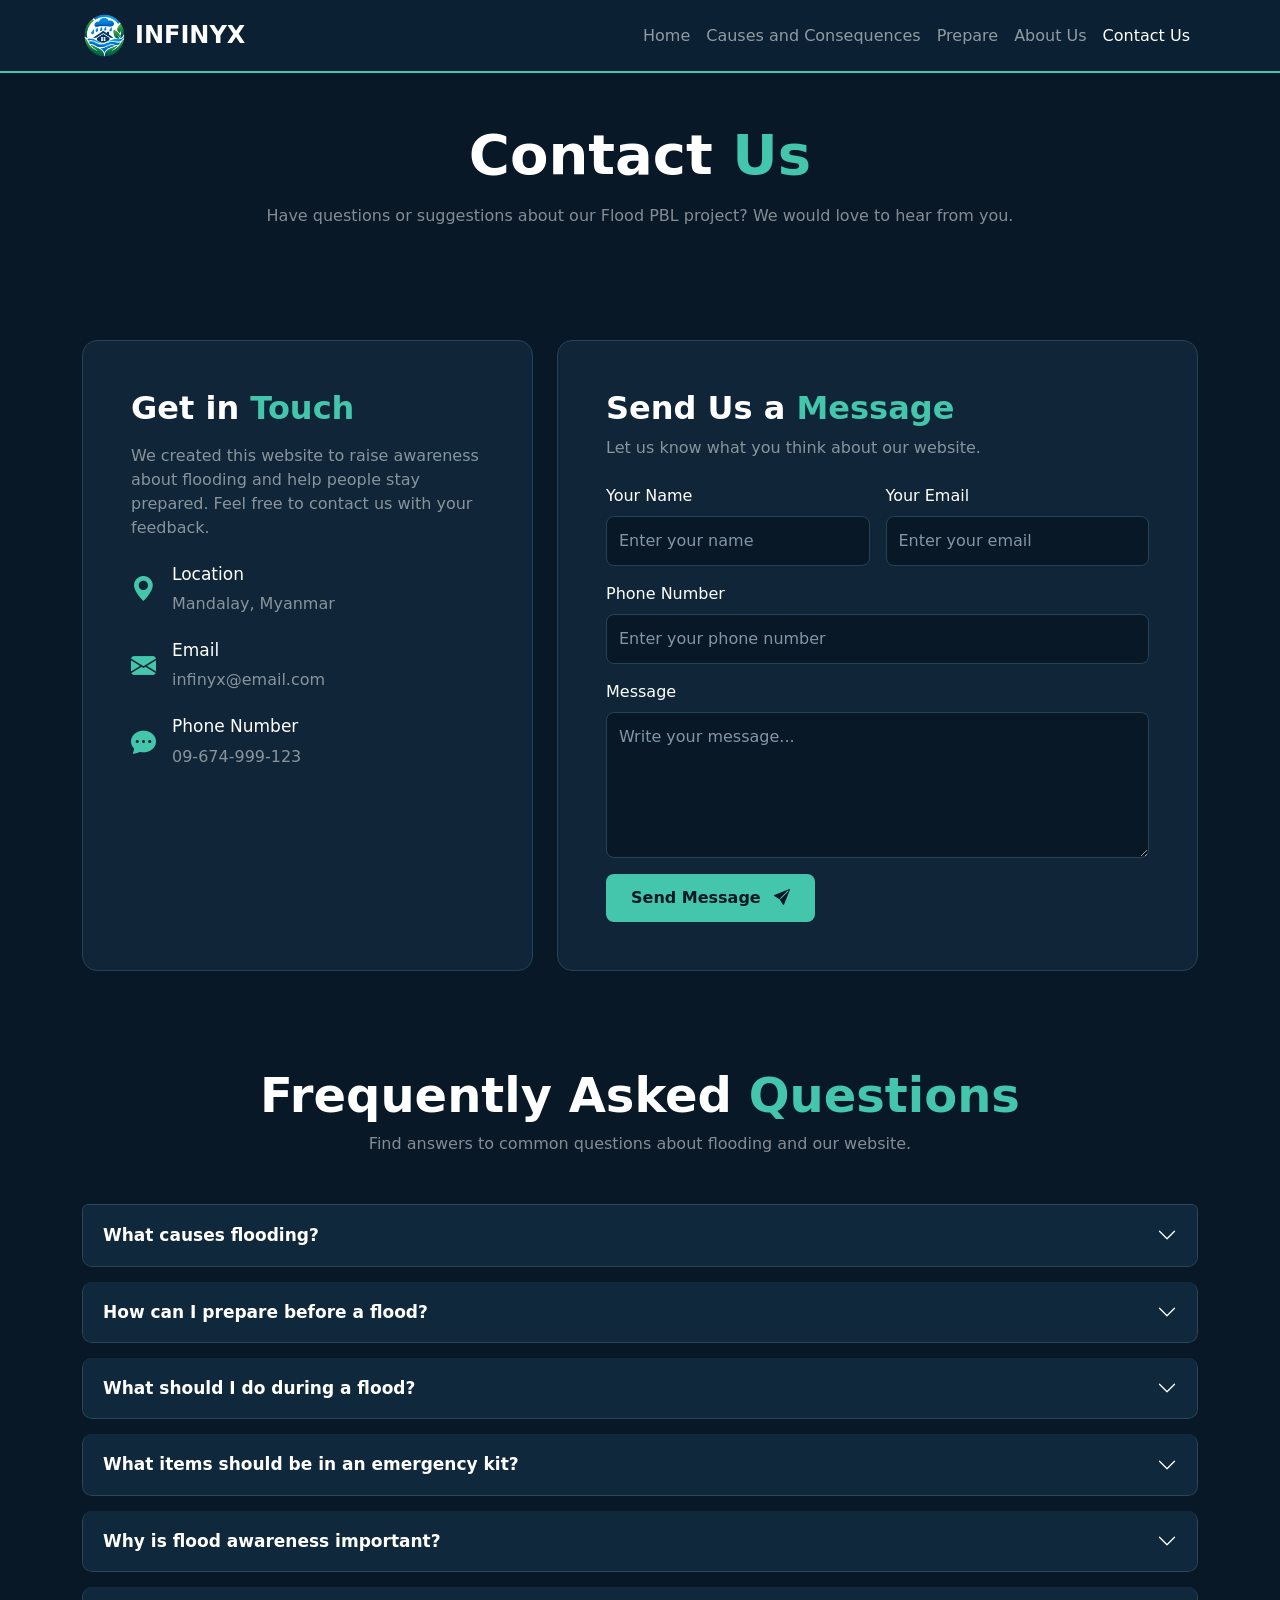
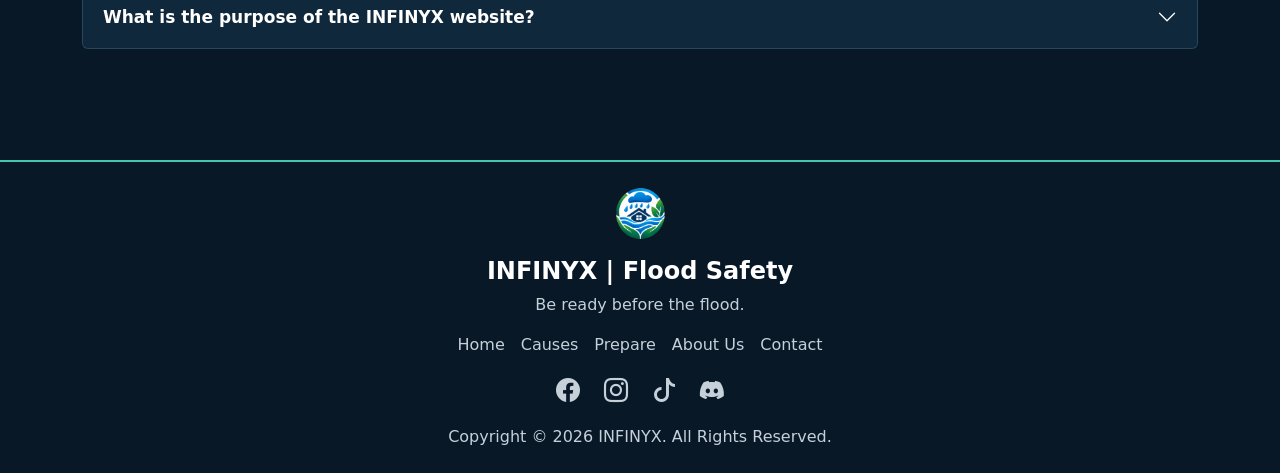
<file: pages/Contact_Us.html>
<!DOCTYPE html>
<html lang="en">
<head>
    <meta charset="UTF-8">
    <meta name="viewport" content="width=device-width, initial-scale=1.0">
    <title>INFINYX | Contact Us</title>

    <!-- Bootstrap CSS -->
    <link href="https://cdn.jsdelivr.net/npm/bootstrap@5.3.8/dist/css/bootstrap.min.css" rel="stylesheet">
    <link rel="stylesheet" href="https://cdn.jsdelivr.net/npm/bootstrap-icons@1.11.3/font/bootstrap-icons.min.css">
    <link rel="stylesheet" href="https://unpkg.com/aos@2.3.1/dist/aos.css">

    <link rel="icon" type="image/png" href="../media/logo.png">
    <link rel="stylesheet" href="../style/style2.css">
</head>

<body id="hiimbody">

<!-- Navbar -->
<nav class="navbar navbar-expand-lg navbar-dark sticky-top" id="navnav">
    <div class="container">
        <a class="navbar-brand fw-bold fs-4" href="../index.html">
            <img src="../media/logo.png" alt="INFINYX logo" width="45" height="45" class="me-2">INFINYX
        </a>

        <button class="navbar-toggler" type="button" data-bs-toggle="collapse" data-bs-target="#navbarContent">
            <span class="navbar-toggler-icon"></span>
        </button>

        <div class="collapse navbar-collapse" id="navbarContent">
            <ul class="navbar-nav ms-auto">
                <li class="nav-item"><a class="nav-link" href="../index.html">Home</a></li>
                <li class="nav-item"><a class="nav-link" href="Causes_and_Consequences.html">Causes and Consequences</a></li>
                <li class="nav-item"><a class="nav-link" href="Prepare.html">Prepare</a></li>
                <li class="nav-item"><a class="nav-link" href="About_Us.html">About Us</a></li>
                <li class="nav-item"><a class="nav-link active" href="Contact_Us.html">Contact Us</a></li>
            </ul>
        </div>
    </div>
</nav>

<!-- Contact Us Banner -->
<div class="contact-banner text-center py-5">
    <div class="container">
        <h1 class="display-4 fw-bold" data-aos="fade-up">
            Contact <span>Us</span>
        </h1>

        <p class="text-white-50 mt-3" data-aos="fade-up">
            Have questions or suggestions about our Flood PBL project?
            We would love to hear from you.
        </p>
    </div>
</div>

<!-- Contact Us Section -->
<section class="contact-section py-5">
    <div class="container">
        <div class="row g-4 align-items-stretch">

            <!-- Contact Information -->
            <div class="col-lg-5" data-aos="fade-right">
                <div class="contact-info h-100 p-4 p-md-5">

                    <h2 class="fw-bold mb-3">
                        Get in <span>Touch</span>
                    </h2>

                    <p class="text-white-50 mb-4">
                        We created this website to raise awareness
                        about flooding and help people stay prepared.
                        Feel free to contact us with your feedback.
                    </p>

                    <div class="contact-item d-flex align-items-center mb-4">
                        <i class="bi bi-geo-alt-fill"></i>
                        <div class="ms-3">
                            <h5>Location</h5>
                            <p class="text-white-50 mb-0">Mandalay, Myanmar</p>
                        </div>
                    </div>

                    <div class="contact-item d-flex align-items-center mb-4">
                        <i class="bi bi-envelope-fill"></i>
                        <div class="ms-3">
                            <h5>Email</h5>
                            <p class="text-white-50 mb-0">
                                infinyx@email.com
                            </p>
                        </div>
                    </div>

                    <div class="contact-item d-flex align-items-center">
                        <i class="bi bi-chat-dots-fill"></i>
                        <div class="ms-3">
                            <h5>Phone Number</h5>
                            <p class="text-white-50 mb-0">
                                09-674-999-123
                            </p>
                        </div>
                    </div>

                </div>
            </div>

            <!-- Contact Form -->
            <div class="col-lg-7" data-aos="fade-left">
                <div class="contact-form h-100 p-4 p-md-5">

                    <h2 class="fw-bold mb-2">
                        Send Us a <span>Message</span>
                    </h2>

                    <p class="text-white-50 mb-4">
                        Let us know what you think about our website.
                    </p>

                    <form>
                        <div class="row g-3">

                            <div class="col-md-6">
                                <label for="contactName" class="form-label">
                                    Your Name
                                </label>

                                <input type="text"
                                       class="form-control"
                                       id="contactName"
                                       placeholder="Enter your name"
                                       required>
                            </div>

                            <div class="col-md-6">
                                <label for="contactEmail" class="form-label">
                                    Your Email
                                </label>

                                <input type="email"
                                       class="form-control"
                                       id="contactEmail"
                                       placeholder="Enter your email"
                                       required>
                            </div>

                            <div class="col-12">
                                <label for="contactPhone" class="form-label">
                                    Phone Number
                                </label>

                                <input type="text"
                                       class="form-control"
                                       id="contactPhone"
                                       placeholder="Enter your phone number">
                            </div>

                            <div class="col-12">
                                <label for="contactMessage" class="form-label">
                                    Message
                                </label>

                                <textarea class="form-control"
                                          id="contactMessage"
                                          rows="5"
                                          placeholder="Write your message..."
                                          required></textarea>
                            </div>

                            <div class="col-12">
                                <button type="submit" class="btn contact-btn">
                                    Send Message
                                    <i class="bi bi-send-fill ms-2"></i>
                                </button>
                            </div>

                        </div>
                    </form>

                </div>
            </div>

        </div>
    </div>
</section>

<!-- FAQ Section -->
<section class="faq-section py-5">
    <div class="container">

        <div class="text-center mb-5">
            <h2 class="fw-bold display-5" data-aos="fade-up">
                Frequently Asked <span>Questions</span>
            </h2>

            <p class="text-white-50" data-aos="fade-up">
                Find answers to common questions about flooding and our website.
            </p>
        </div>

        <div class="accordion" id="faqAccordion">

            <!-- FAQ 1 -->
            <div class="accordion-item" data-aos="fade-up">
                <h2 class="accordion-header">
                    <button class="accordion-button collapsed" type="button"
                        data-bs-toggle="collapse" data-bs-target="#faq1">
                        What causes flooding?
                    </button>
                </h2>

                <div id="faq1" class="accordion-collapse collapse"
                    data-bs-parent="#faqAccordion">
                    <div class="accordion-body">
                        Flooding can be caused by heavy rainfall, overflowing rivers,
                        poor drainage systems, and rapid urbanization.
                    </div>
                </div>
            </div>

            <!-- FAQ 2 -->
            <div class="accordion-item" data-aos="fade-up">
                <h2 class="accordion-header">
                    <button class="accordion-button collapsed" type="button"
                        data-bs-toggle="collapse" data-bs-target="#faq2">
                        How can I prepare before a flood?
                    </button>
                </h2>

                <div id="faq2" class="accordion-collapse collapse"
                    data-bs-parent="#faqAccordion">
                    <div class="accordion-body">
                        Prepare an emergency kit, keep important documents safe,
                        follow weather updates, and know your evacuation routes.
                    </div>
                </div>
            </div>

            <!-- FAQ 3 -->
            <div class="accordion-item" data-aos="fade-up">
                <h2 class="accordion-header">
                    <button class="accordion-button collapsed" type="button"
                        data-bs-toggle="collapse" data-bs-target="#faq3">
                        What should I do during a flood?
                    </button>
                </h2>

                <div id="faq3" class="accordion-collapse collapse"
                    data-bs-parent="#faqAccordion">
                    <div class="accordion-body">
                        Move to higher ground, follow official evacuation instructions,
                        avoid walking or driving through floodwater, and stay updated
                        through reliable sources.
                    </div>
                </div>
            </div>

            <!-- FAQ 4 -->
            <div class="accordion-item" data-aos="fade-up">
                <h2 class="accordion-header">
                    <button class="accordion-button collapsed" type="button"
                        data-bs-toggle="collapse" data-bs-target="#faq4">
                        What items should be in an emergency kit?
                    </button>
                </h2>

                <div id="faq4" class="accordion-collapse collapse"
                    data-bs-parent="#faqAccordion">
                    <div class="accordion-body">
                        An emergency kit should include drinking water, food,
                        a flashlight, batteries, a first-aid kit, medicines,
                        important documents, and a phone charger.
                    </div>
                </div>
            </div>

            <!-- FAQ 5 -->
            <div class="accordion-item" data-aos="fade-up">
                <h2 class="accordion-header">
                    <button class="accordion-button collapsed" type="button"
                        data-bs-toggle="collapse" data-bs-target="#faq5">
                        Why is flood awareness important?
                    </button>
                </h2>

                <div id="faq5" class="accordion-collapse collapse"
                    data-bs-parent="#faqAccordion">
                    <div class="accordion-body">
                        Flood awareness helps people understand the risks,
                        prepare in advance, protect their property, and
                        reduce the danger to their lives.
                    </div>
                </div>
            </div>

            <!-- FAQ 6 -->
            <div class="accordion-item" data-aos="fade-up">
                <h2 class="accordion-header">
                    <button class="accordion-button collapsed" type="button"
                        data-bs-toggle="collapse" data-bs-target="#faq6">
                        What is the purpose of the INFINYX website?
                    </button>
                </h2>

                <div id="faq6" class="accordion-collapse collapse"
                    data-bs-parent="#faqAccordion">
                    <div class="accordion-body">
                        INFINYX is a Flood Awareness website designed to raise awareness
                        about flooding, explain its causes and consequences,
                        and teach people how to prepare for floods.
                    </div>
                </div>
            </div>

        </div>
    </div>
</section>

<!-- Footer -->
<footer class="py-4 mt-5">
    <div class="container text-center">
        <img src="../media/logo.png" alt="INFINYX logo" width="55" height="55" class="mb-3">

        <h4 class="fw-bold text-white">INFINYX | Flood Safety</h4>
        <p class="section-text">Be ready before the flood.</p>

        <div class="d-flex flex-wrap justify-content-center gap-3 my-3">
            <a href="../index.html">Home</a>
            <a href="Causes_and_Consequences.html">Causes</a>
            <a href="Prepare.html">Prepare</a>
            <a href="About_Us.html">About Us</a>
            <a href="Contact_Us.html">Contact</a>
        </div>

        <div class="d-flex justify-content-center gap-4 my-3">
            <a href="https://facebook.com"><i class="bi bi-facebook fs-4"></i></a>
            <a href="https://instagram.com"><i class="bi bi-instagram fs-4"></i></a>
            <a href="https://tiktok.com"><i class="bi bi-tiktok fs-4"></i></a>
            <a href="https://discord.com"><i class="bi bi-discord fs-4"></i></a>
        </div>

        <p class="section-text mb-0">Copyright © 2026 INFINYX. All Rights Reserved.</p>
    </div>
</footer>
<!-- Scripts -->
<script src="https://cdn.jsdelivr.net/npm/bootstrap@5.3.8/dist/js/bootstrap.bundle.min.js"></script>
<script src="https://unpkg.com/aos@2.3.1/dist/aos.js"></script>

<script>
    AOS.init({
        duration: 800,
        once: true
    });
</script>

</body>
</html>
</file>
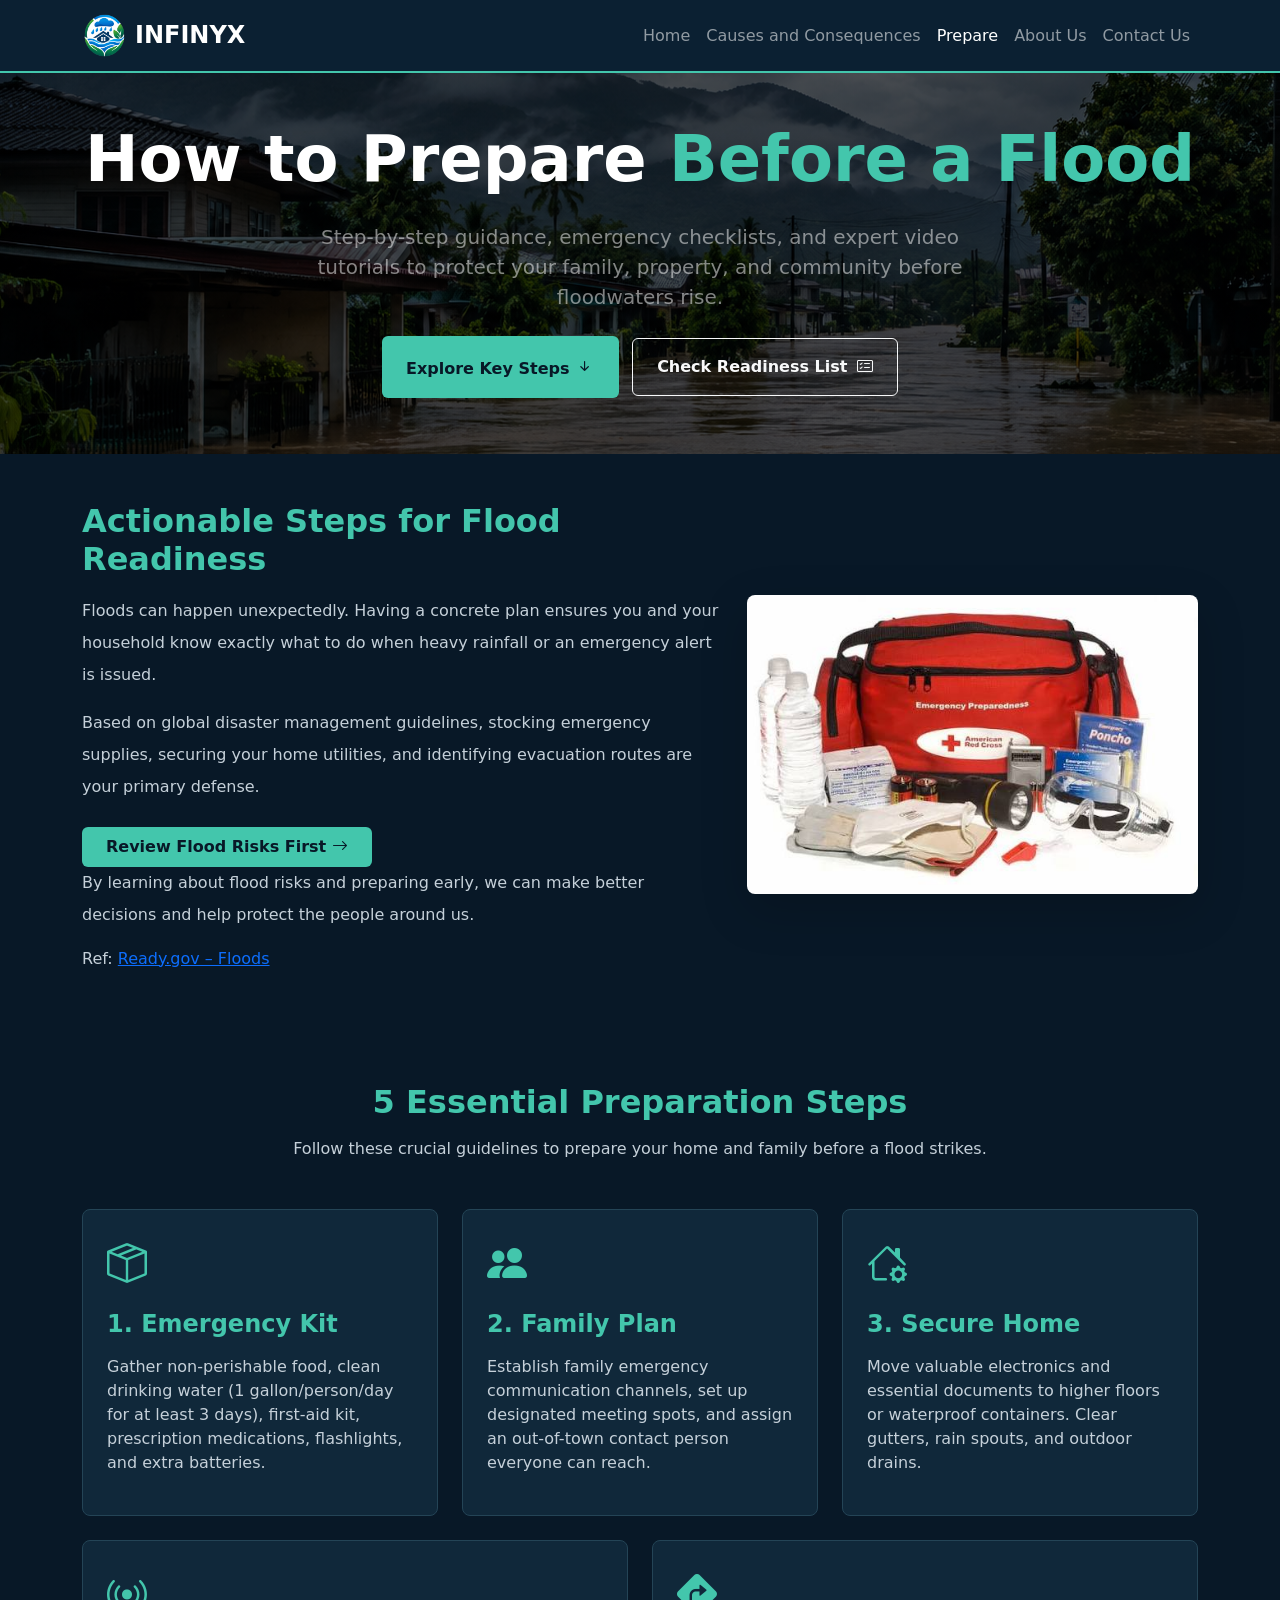
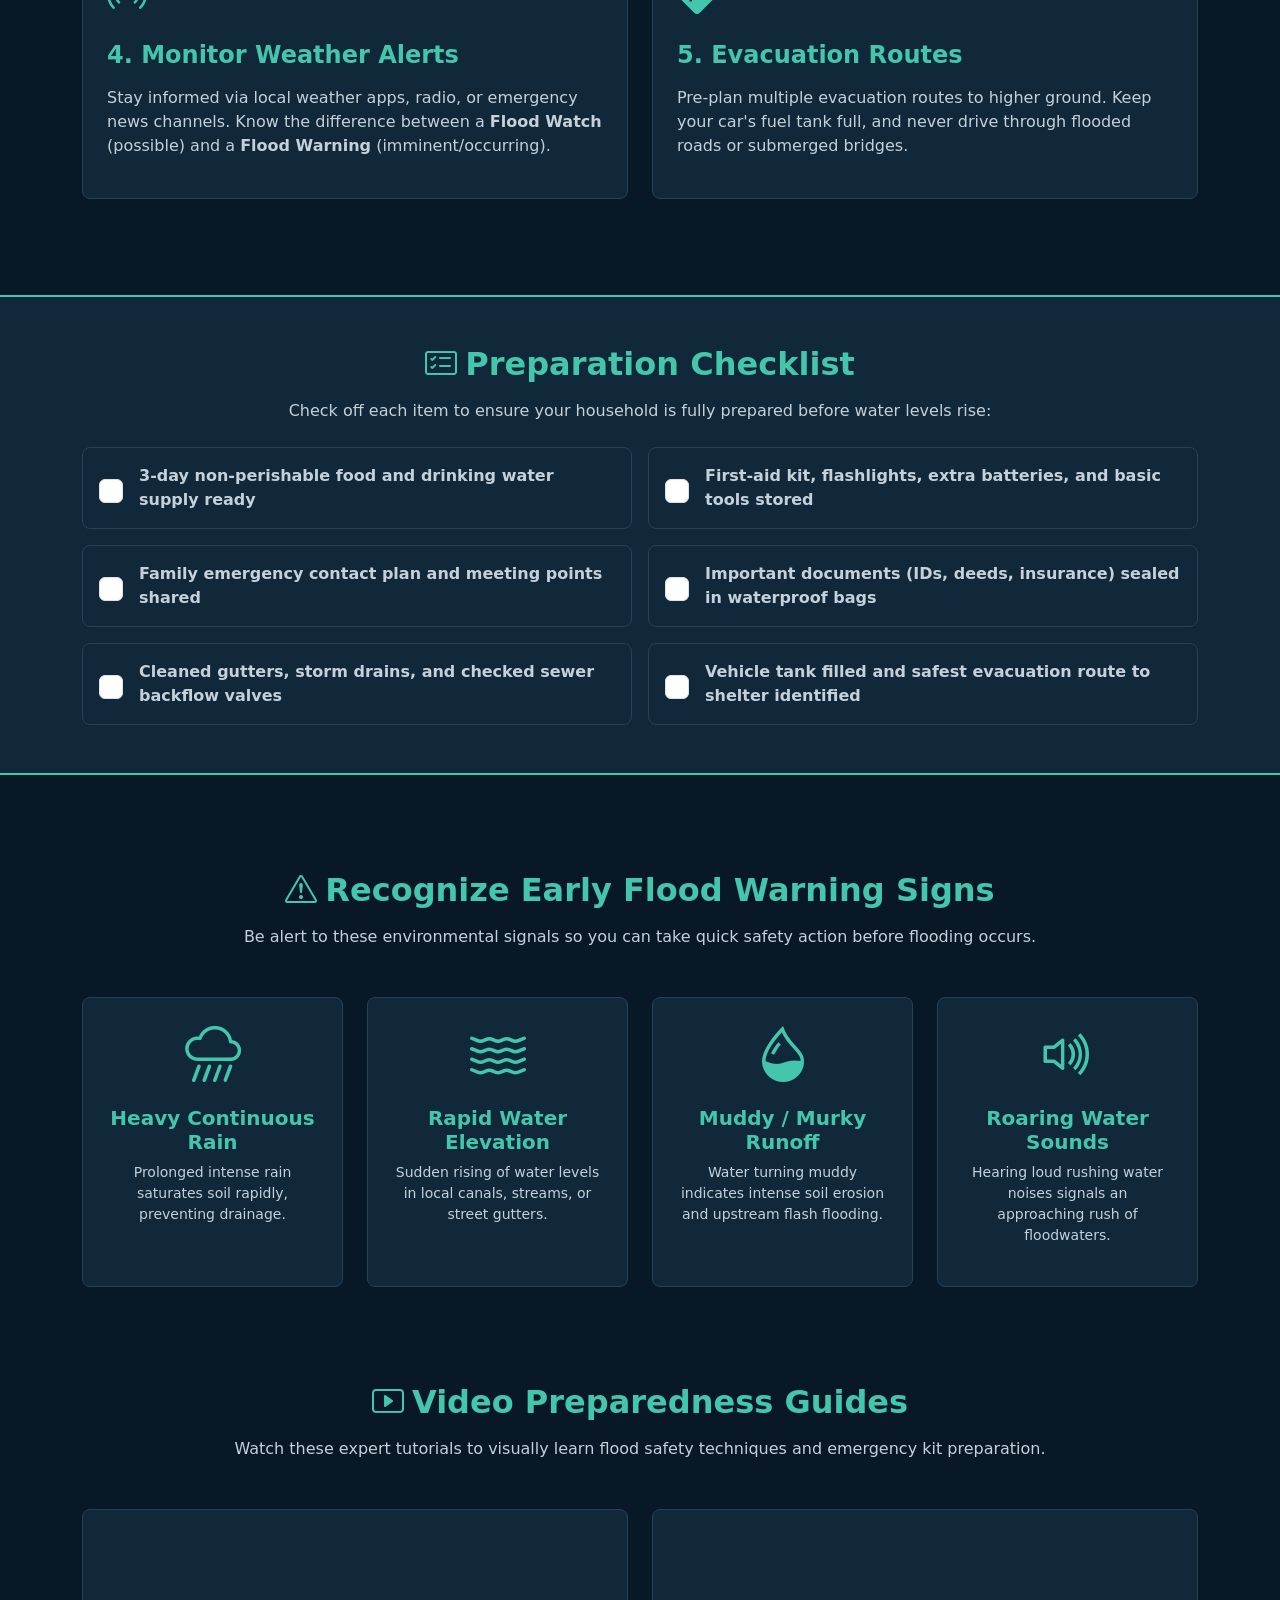
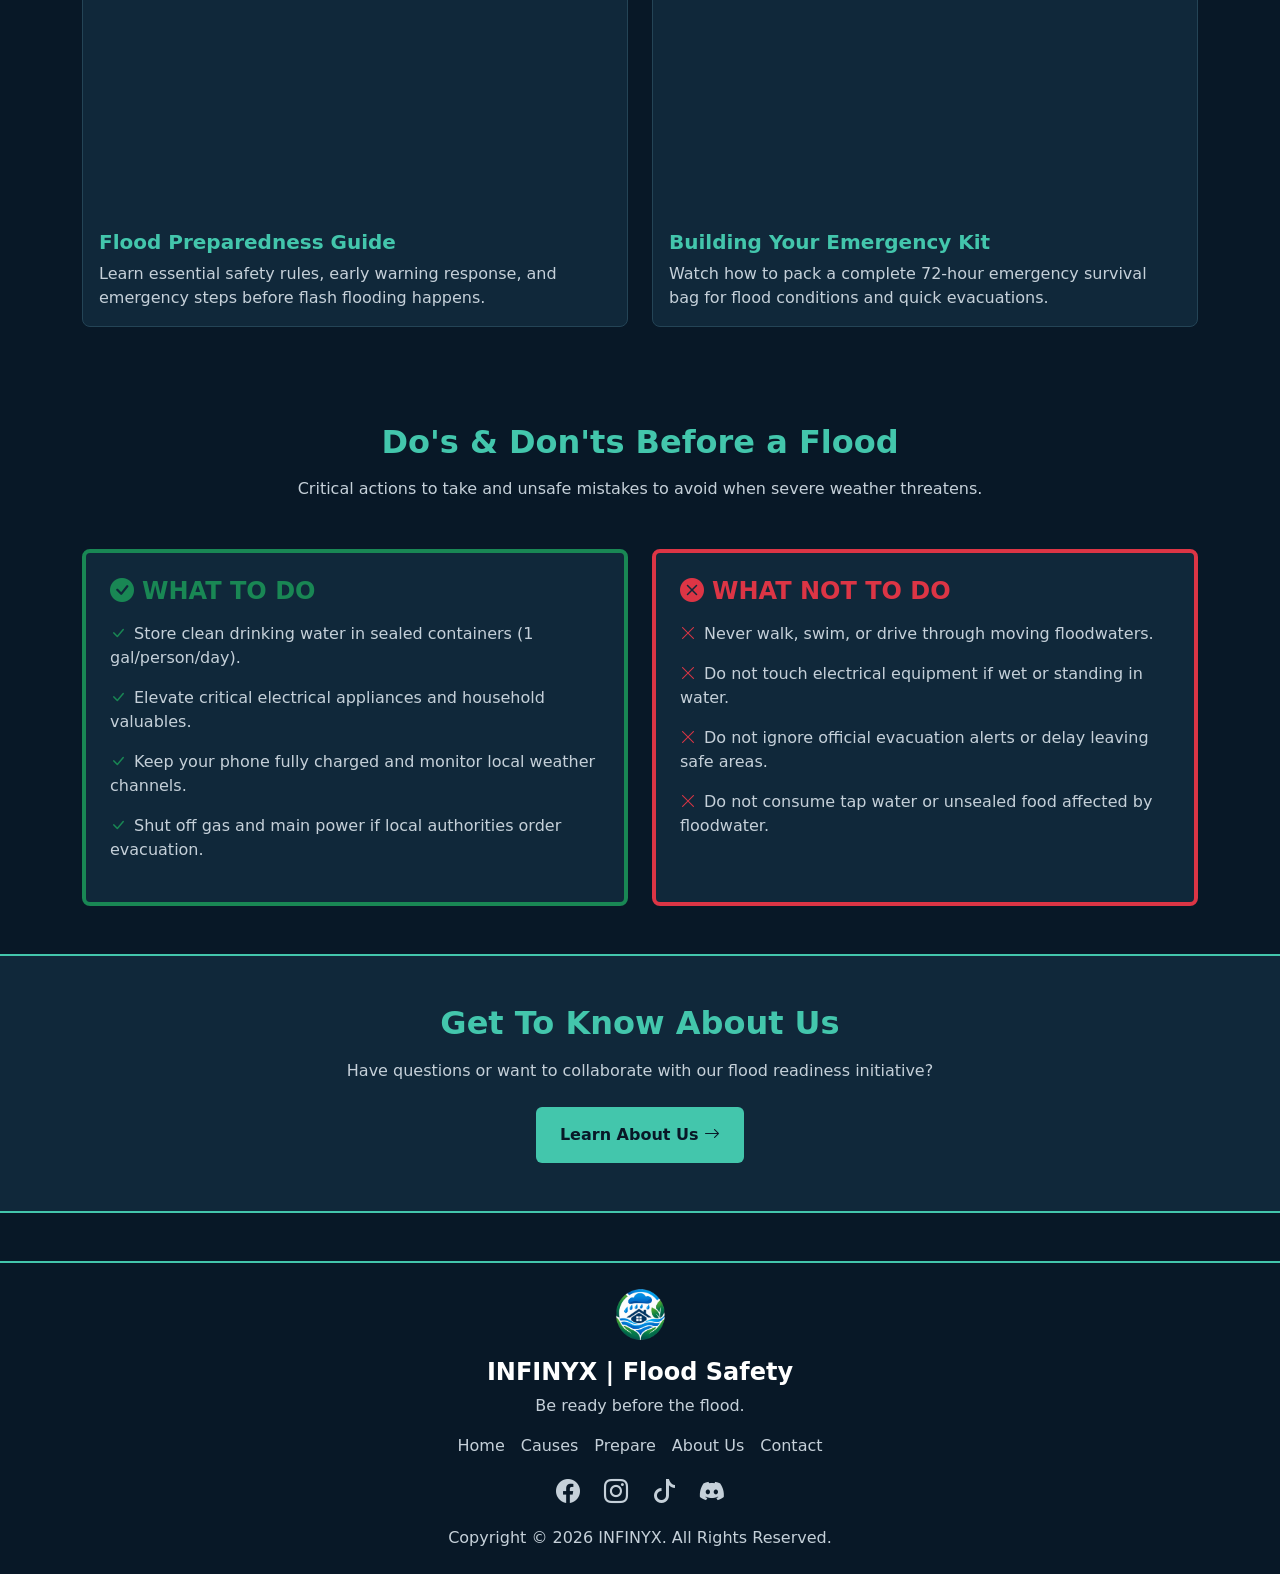
<file: pages/Prepare.html>
<!DOCTYPE html>
<html lang="en">
<head>
    <meta charset="UTF-8">
    <meta name="viewport" content="width=device-width, initial-scale=1.0">
    <title>INFINYX | Prepare for Floods</title>

    <!-- Bootstrap CSS -->
    <link href="https://cdn.jsdelivr.net/npm/bootstrap@5.3.8/dist/css/bootstrap.min.css" rel="stylesheet">
    <link rel="stylesheet" href="https://cdn.jsdelivr.net/npm/bootstrap-icons@1.11.3/font/bootstrap-icons.min.css">
    <link rel="stylesheet" href="https://unpkg.com/aos@2.3.1/dist/aos.css">

    <!-- Favicon and Custom CSS -->
    <link rel="icon" type="image/png" href="../media/logo.png">
    <link rel="stylesheet" href="../style/style2.css">
</head>

<body id="hiimbody">

<!-- Navbar -->
<nav class="navbar navbar-expand-lg navbar-dark sticky-top" id="navnav">
    <div class="container">
        <a class="navbar-brand fw-bold fs-4" href="../index.html">
            <img src="../media/logo.png" alt="INFINYX logo" width="45" height="45" class="me-2">INFINYX
        </a>

        <button class="navbar-toggler" type="button" data-bs-toggle="collapse" data-bs-target="#navbarContent">
            <span class="navbar-toggler-icon"></span>
        </button>

        <div class="collapse navbar-collapse" id="navbarContent">
            <ul class="navbar-nav ms-auto">
                <li class="nav-item"><a class="nav-link" href="../index.html">Home</a></li>
                <li class="nav-item"><a class="nav-link" href="Causes_and_Consequences.html">Causes and Consequences</a></li>
                <li class="nav-item"><a class="nav-link active" href="Prepare.html">Prepare</a></li>
                <li class="nav-item"><a class="nav-link" href="About_Us.html">About Us</a></li>
                <li class="nav-item"><a class="nav-link" href="Contact_Us.html">Contact Us</a></li>
            </ul>
        </div>
    </div>
</nav>

<!-- Banner -->
<div class="banner d-flex align-items-center text-center py-5" id="prepare">
    <div class="container">
        <h1 class="display-3 fw-bold mb-4" data-aos="fade-up">How to Prepare <span>Before a Flood</span></h1>

        <p class="fs-5 mx-auto mb-4 banner-desc text-white-50" data-aos="fade-up" data-aos-delay="150">
            Step-by-step guidance, emergency checklists, and expert video tutorials to protect your family, property, and community before floodwaters rise.
        </p>

        <div data-aos="fade-up" data-aos-delay="300">
            <a href="#prep-steps" class="main-btn btn fw-bold px-4 py-3 border-0 me-2 mb-2">
                Explore Key Steps <i class="bi bi-arrow-down-short fs-5"></i>
            </a>

            <a href="#checklist-section" class="btn btn-outline-light fw-bold px-4 py-3 mb-2">
                Check Readiness List <i class="bi bi-card-checklist ms-1"></i>
            </a>
        </div>
    </div>
</div>

<!-- Intro Section -->
<section class="container py-5">
    <div class="row align-items-center g-4">
        <div class="col-md-7" data-aos="fade-right">
            <h2 class="section-title fw-bold mb-3">Actionable Steps for Flood Readiness</h2>

            <p class="section-text lh-lg">
                Floods can happen unexpectedly. Having a concrete plan ensures you and your household know exactly what to do when heavy rainfall or an emergency alert is issued.
            </p>

            <p class="section-text lh-lg">
                Based on global disaster management guidelines, stocking emergency supplies, securing your home utilities, and identifying evacuation routes are your primary defense.
            </p>

            <a href="Causes_and_Consequences.html" class="main-btn btn fw-bold px-4 py-2 border-0 mt-2">
                Review Flood Risks First <i class="bi bi-arrow-right"></i>
            </a>

            <p class="section-text lh-lg">
                By learning about flood risks and preparing early, we can make better decisions and help protect the people around us.
            </p>

            <p class="section-text">
                Ref: <a href="https://www.ready.gov/floods" target="_blank">Ready.gov – Floods</a>
            </p>
        </div>

        <div class="col-md-5" data-aos="fade-left">
            <img src="../media/prepare.jpg" class="img-fluid rounded-3 w-100 shadow-lg" alt="Emergency preparation supplies">
        </div>
    </div>
</section>

<!-- 5 Key Preparation Steps Section -->
<section class="container py-5" id="prep-steps">
    <div class="text-center mb-5" data-aos="fade-up">
        <h2 class="section-title fw-bold mb-3">5 Essential Preparation Steps</h2>
        <p class="section-text">Follow these crucial guidelines to prepare your home and family before a flood strikes.</p>
    </div>

    <div class="row g-4">

        <!-- Step 1 -->
        <div class="col-md-6 col-lg-4" data-aos="flip-up">
            <div class="feature-card rounded-3 p-4 h-100">
                <div class="link-green fs-1 mb-3"><i class="bi bi-box-seam"></i></div>
                <h4 class="section-title fw-bold mb-3">1. Emergency Kit</h4>
                <p class="section-text fs-6">Gather non-perishable food, clean drinking water (1 gallon/person/day for at least 3 days), first-aid kit, prescription medications, flashlights, and extra batteries.</p>
            </div>
        </div>

        <!-- Step 2 -->
        <div class="col-md-6 col-lg-4" data-aos="flip-up" data-aos-delay="100">
            <div class="feature-card rounded-3 p-4 h-100">
                <div class="link-green fs-1 mb-3"><i class="bi bi-people-fill"></i></div>
                <h4 class="section-title fw-bold mb-3">2. Family Plan</h4>
                <p class="section-text fs-6">Establish family emergency communication channels, set up designated meeting spots, and assign an out-of-town contact person everyone can reach.</p>
            </div>
        </div>

        <!-- Step 3 -->
        <div class="col-md-6 col-lg-4" data-aos="flip-up" data-aos-delay="200">
            <div class="feature-card rounded-3 p-4 h-100">
                <div class="link-green fs-1 mb-3"><i class="bi bi-house-gear"></i></div>
                <h4 class="section-title fw-bold mb-3">3. Secure Home</h4>
                <p class="section-text fs-6">Move valuable electronics and essential documents to higher floors or waterproof containers. Clear gutters, rain spouts, and outdoor drains.</p>
            </div>
        </div>

        <!-- Step 4 -->
        <div class="col-md-6 col-lg-6" data-aos="flip-up" data-aos-delay="300">
            <div class="feature-card rounded-3 p-4 h-100">
                <div class="link-green fs-1 mb-3"><i class="bi bi-broadcast"></i></div>
                <h4 class="section-title fw-bold mb-3">4. Monitor Weather Alerts</h4>
                <p class="section-text fs-6">Stay informed via local weather apps, radio, or emergency news channels. Know the difference between a <strong>Flood Watch</strong> (possible) and a <strong>Flood Warning</strong> (imminent/occurring).</p>
            </div>
        </div>

        <!-- Step 5 -->
        <div class="col-md-12 col-lg-6" data-aos="flip-up" data-aos-delay="400">
            <div class="feature-card rounded-3 p-4 h-100">
                <div class="link-green fs-1 mb-3"><i class="bi bi-sign-turn-right-fill"></i></div>
                <h4 class="section-title fw-bold mb-3">5. Evacuation Routes</h4>
                <p class="section-text fs-6">Pre-plan multiple evacuation routes to higher ground. Keep your car's fuel tank full, and never drive through flooded roads or submerged bridges.</p>
            </div>
        </div>

    </div>
</section>

<!-- Interactive Readiness Checklist -->
<section class="ready-section py-5 my-5" id="checklist-section">
    <div class="container" data-aos="fade-up">

        <div class="text-center mb-4">
            <h2 class="section-title fw-bold mb-3"><i class="bi bi-card-checklist me-2"></i>Preparation Checklist</h2>
            <p class="section-text">Check off each item to ensure your household is fully prepared before water levels rise:</p>
        </div>

        <div class="row g-3">
            <div class="col-md-6">
                <div class="feature-card p-3 rounded-3 d-flex align-items-center">
                    <input class="form-check-input me-3 fs-4" type="checkbox" id="check1">
                    <label class="form-check-label section-text fw-semibold" for="check1">
                        3-day non-perishable food and drinking water supply ready
                    </label>
                </div>
            </div>

            <div class="col-md-6">
                <div class="feature-card p-3 rounded-3 d-flex align-items-center">
                    <input class="form-check-input me-3 fs-4" type="checkbox" id="check2">
                    <label class="form-check-label section-text fw-semibold" for="check2">
                        First-aid kit, flashlights, extra batteries, and basic tools stored
                    </label>
                </div>
            </div>

            <div class="col-md-6">
                <div class="feature-card p-3 rounded-3 d-flex align-items-center">
                    <input class="form-check-input me-3 fs-4" type="checkbox" id="check3">
                    <label class="form-check-label section-text fw-semibold" for="check3">
                        Family emergency contact plan and meeting points shared
                    </label>
                </div>
            </div>

            <div class="col-md-6">
                <div class="feature-card p-3 rounded-3 d-flex align-items-center">
                    <input class="form-check-input me-3 fs-4" type="checkbox" id="check4">
                    <label class="form-check-label section-text fw-semibold" for="check4">
                        Important documents (IDs, deeds, insurance) sealed in waterproof bags
                    </label>
                </div>
            </div>

            <div class="col-md-6">
                <div class="feature-card p-3 rounded-3 d-flex align-items-center">
                    <input class="form-check-input me-3 fs-4" type="checkbox" id="check5">
                    <label class="form-check-label section-text fw-semibold" for="check5">
                        Cleaned gutters, storm drains, and checked sewer backflow valves
                    </label>
                </div>
            </div>

            <div class="col-md-6">
                <div class="feature-card p-3 rounded-3 d-flex align-items-center">
                    <input class="form-check-input me-3 fs-4" type="checkbox" id="check6">
                    <label class="form-check-label section-text fw-semibold" for="check6">
                        Vehicle tank filled and safest evacuation route to shelter identified
                    </label>
                </div>
            </div>
        </div>
    </div>
</section>

<!-- Warning Signs Section -->
<section class="container py-5">
    <div class="text-center mb-5" data-aos="fade-up">
        <h2 class="section-title fw-bold mb-3"><i class="bi bi-exclamation-triangle me-2"></i>Recognize Early Flood Warning Signs</h2>
        <p class="section-text">Be alert to these environmental signals so you can take quick safety action before flooding occurs.</p>
    </div>

    <div class="row g-4">
        <div class="col-md-3" data-aos="zoom-in">
            <div class="feature-card text-center p-4 rounded-3 h-100">
                <i class="bi bi-cloud-rain-heavy link-green display-4 mb-3 d-block"></i>
                <h5 class="section-title fw-bold">Heavy Continuous Rain</h5>
                <p class="section-text small">Prolonged intense rain saturates soil rapidly, preventing drainage.</p>
            </div>
        </div>

        <div class="col-md-3" data-aos="zoom-in" data-aos-delay="100">
            <div class="feature-card text-center p-4 rounded-3 h-100">
                <i class="bi bi-water link-green display-4 mb-3 d-block"></i>
                <h5 class="section-title fw-bold">Rapid Water Elevation</h5>
                <p class="section-text small">Sudden rising of water levels in local canals, streams, or street gutters.</p>
            </div>
        </div>

        <div class="col-md-3" data-aos="zoom-in" data-aos-delay="200">
            <div class="feature-card text-center p-4 rounded-3 h-100">
                <i class="bi bi-droplet-half link-green display-4 mb-3 d-block"></i>
                <h5 class="section-title fw-bold">Muddy / Murky Runoff</h5>
                <p class="section-text small">Water turning muddy indicates intense soil erosion and upstream flash flooding.</p>
            </div>
        </div>

        <div class="col-md-3" data-aos="zoom-in" data-aos-delay="300">
            <div class="feature-card text-center p-4 rounded-3 h-100">
                <i class="bi bi-volume-up link-green display-4 mb-3 d-block"></i>
                <h5 class="section-title fw-bold">Roaring Water Sounds</h5>
                <p class="section-text small">Hearing loud rushing water noises signals an approaching rush of floodwaters.</p>
            </div>
        </div>
    </div>
</section>

<!-- YouTube Guidance Videos Section -->
<section class="container py-5">
    <div class="text-center mb-5" data-aos="fade-up">
        <h2 class="section-title fw-bold mb-3"><i class="bi bi-play-btn me-2"></i>Video Preparedness Guides</h2>
        <p class="section-text">Watch these expert tutorials to visually learn flood safety techniques and emergency kit preparation.</p>
    </div>

    <div class="row g-4">
        <div class="col-lg-6" data-aos="zoom-in">
            <div class="feature-card rounded-3 p-3 h-100">
                <div class="ratio ratio-16x9 rounded overflow-hidden">
                    <iframe src="https://www.youtube.com/embed/43M5mZuzHF8" title="How to Prepare for a Flood - Safety Guide" allowfullscreen></iframe>
                </div>
                <h5 class="section-title fw-bold mt-3">Flood Preparedness Guide</h5>
                <p class="section-text mb-0">Learn essential safety rules, early warning response, and emergency steps before flash flooding happens.</p>
            </div>
        </div>

        <div class="col-lg-6" data-aos="zoom-in" data-aos-delay="150">
            <div class="feature-card rounded-3 p-3 h-100">
                <div class="ratio ratio-16x9 rounded overflow-hidden">
                    <iframe src="https://www.youtube.com/embed/zX85vaj-b9Q" title="Building an Emergency Kit for Floods" allowfullscreen></iframe>
                </div>
                <h5 class="section-title fw-bold mt-3">Building Your Emergency Kit</h5>
                <p class="section-text mb-0">Watch how to pack a complete 72-hour emergency survival bag for flood conditions and quick evacuations.</p>
            </div>
        </div>
    </div>
</section>

<!-- Do's and Don'ts Section -->
<section class="container py-5">
    <div class="text-center mb-5" data-aos="fade-up">
        <h2 class="section-title fw-bold mb-3">Do's & Don'ts Before a Flood</h2>
        <p class="section-text">Critical actions to take and unsafe mistakes to avoid when severe weather threatens.</p>
    </div>

    <div class="row g-4">

        <!-- Do's -->
        <div class="col-md-6" data-aos="fade-right">
            <div class="feature-card rounded-3 p-4 h-100 border-start border-success border-4">
                <h4 class="text-success fw-bold mb-3"><i class="bi bi-check-circle-fill me-2"></i>WHAT TO DO</h4>

                <ul class="list-unstyled section-text">
                    <li class="mb-3"><i class="bi bi-check-lg text-success fw-bold me-2"></i>Store clean drinking water in sealed containers (1 gal/person/day).</li>
                    <li class="mb-3"><i class="bi bi-check-lg text-success fw-bold me-2"></i>Elevate critical electrical appliances and household valuables.</li>
                    <li class="mb-3"><i class="bi bi-check-lg text-success fw-bold me-2"></i>Keep your phone fully charged and monitor local weather channels.</li>
                    <li class="mb-3"><i class="bi bi-check-lg text-success fw-bold me-2"></i>Shut off gas and main power if local authorities order evacuation.</li>
                </ul>
            </div>
        </div>

        <!-- Don'ts -->
        <div class="col-md-6" data-aos="fade-left">
            <div class="feature-card rounded-3 p-4 h-100 border-start border-danger border-4">
                <h4 class="text-danger fw-bold mb-3"><i class="bi bi-x-circle-fill me-2"></i>WHAT NOT TO DO</h4>

                <ul class="list-unstyled section-text">
                    <li class="mb-3"><i class="bi bi-x-lg text-danger fw-bold me-2"></i>Never walk, swim, or drive through moving floodwaters.</li>
                    <li class="mb-3"><i class="bi bi-x-lg text-danger fw-bold me-2"></i>Do not touch electrical equipment if wet or standing in water.</li>
                    <li class="mb-3"><i class="bi bi-x-lg text-danger fw-bold me-2"></i>Do not ignore official evacuation alerts or delay leaving safe areas.</li>
                    <li class="mb-3"><i class="bi bi-x-lg text-danger fw-bold me-2"></i>Do not consume tap water or unsealed food affected by floodwater.</li>
                </ul>
            </div>
        </div>

    </div>
</section>

<!-- Call to Action Section -->
<section class="ready-section py-5">
    <div class="container text-center" data-aos="fade-up">
        <h2 class="section-title fw-bold mb-3">Get To Know About Us</h2>
        <p class="section-text mb-4">Have questions or want to collaborate with our flood readiness initiative?</p>

        <a href="About_Us.html" class="main-btn btn fw-bold px-4 py-3 border-0">
            Learn About Us <i class="bi bi-arrow-right"></i>
        </a>
    </div>
</section>

<!-- Footer -->
<footer class="py-4 mt-5">
    <div class="container text-center">
        <img src="../media/logo.png" alt="INFINYX logo" width="55" height="55" class="mb-3">

        <h4 class="fw-bold text-white">INFINYX | Flood Safety</h4>
        <p class="section-text">Be ready before the flood.</p>

        <div class="d-flex flex-wrap justify-content-center gap-3 my-3">
            <a href="../index.html">Home</a>
            <a href="Causes_and_Consequences.html">Causes</a>
            <a href="Prepare.html">Prepare</a>
            <a href="About_Us.html">About Us</a>
            <a href="Contact_Us.html">Contact</a>
        </div>

        <div class="d-flex justify-content-center gap-4 my-3">
            <a href="https://facebook.com"><i class="bi bi-facebook fs-4"></i></a>
            <a href="https://instagram.com"><i class="bi bi-instagram fs-4"></i></a>
            <a href="https://tiktok.com"><i class="bi bi-tiktok fs-4"></i></a>
            <a href="https://discord.com"><i class="bi bi-discord fs-4"></i></a>
        </div>

        <p class="section-text mb-0">Copyright © 2026 INFINYX. All Rights Reserved.</p>
    </div>
</footer>
<!-- Scripts -->
<script src="https://cdn.jsdelivr.net/npm/bootstrap@5.3.8/dist/js/bootstrap.bundle.min.js"></script>
<script src="https://unpkg.com/aos@2.3.1/dist/aos.js"></script>

<script>
    AOS.init({
        duration: 800,
        once: true
    });
</script>

</body>
</html>
</file>
<file: style/style.css>
body { 
    background-color: #081827; 
    color: white; 
}

#navnav {
    background-color: #0b2032; 
    border-bottom: 2px solid #43c6ac; 
}

.navbar-brand:hover {
    color: #43c6ac; 
}

#banner {
    background: linear-gradient(rgba(5,20,35,0.65), rgba(5,20,35,0.8)), url("../media/Flooded\ Neighborhood\ Street\ with\ Silver\ Van.png") center; 
}
#runnin {
    width: 100%;
    height: 310px;
    object-fit: contain;
    background-color: #ffffff;
}

.banner span, .section-title {
    color: #43c6ac; 
}

.banner p, .section-text {
    color: #c5d0d9; 
}

.banner-desc {
    max-width: 700px;
}

.main-btn {
    background-color: #43c6ac; 
    color: #081827; 
    transition: 0.3s; 
}
    
.main-btn:hover {
    background-color: white; 
    color: #081827; 
    transform: translateY(-3px); 
}

.feature-card {
    background-color: #10283a; 
    border: 1px solid #244456; 
    transition: 0.3s; 
}

.feature-card:hover {
    transform: translateY(-5px); 
    border-color: #43c6ac;
}

.section-img {
    width: 100%;
    height: 275px;
    object-fit: cover;
    display: block;
}

#member {
    clip-path: polygon(25% 0%, 75% 0%, 100% 50%, 75% 100%, 25% 100%, 0% 50%);
    width: 100%;
    height: 300px;
    object-fit: cover;
}

.feature-card {
    height: 100%;
}

.feature-card .section-text {
    flex-grow: 0;
}

#hihi {
    height: 350px;
    object-fit: cover;
}

.ready-section {
    background-color: #10283a; 
    border-top: 2px solid #43c6ac; 
    border-bottom: 2px solid #43c6ac; 
}

.link-green {
    color: #43c6ac;
}

footer {
    border-top: 2px solid #43c6ac;
}

footer a {
    color: #c5d0d9; 
    text-decoration: none; 
}

footer a:hover {
    color: #43c6ac; 
}

@media (max-width: 767px) {
    .banner { min-height: 420px; } 
}
</file>
<file: style/style1.css>
body { 
    background-color: #081827; 
    color: white; 
}

#navnav {
    background-color: #0b2032; 
    border-bottom: 2px solid #43c6ac; 
}

.navbar-brand:hover {
    color: #43c6ac; 
}

.banner {
    background: linear-gradient(rgba(5,20,35,0.65), rgba(5,20,35,0.8)), url("../media/fortext.png") center; 
}

#imgoat {
    clip-path: polygon(50% 0%, 83% 12%, 100% 43%, 94% 78%, 68% 100%, 32% 100%, 6% 78%, 0% 43%, 17% 12%);
}

.banner span, .section-title {
    color: #43c6ac; 
}

.banner p, .section-text {
    color: #c5d0d9; 
}

.banner-desc {
    max-width: 700px;
}

.main-btn {
    background-color: #43c6ac; 
    color: #081827; 
    transition: 0.3s; 
}
    
.main-btn:hover {
    background-color: white; 
    color: #081827; 
    transform: translateY(-3px); 
}

.feature-card {
    background-color: #10283a; 
    border: 1px solid #244456; 
    transition: 0.3s; 
}

.feature-card:hover {
    transform: translateY(-5px); 
    border-color: #43c6ac;
}

.section-img {
    width: 100%; 
    height: 220px; 
    object-fit: cover; 
}


#consequences {
    padding-top: 50px;
    padding-bottom: 50px;
}

.section-title {
    color: #43c6ac;
}

.section-text {
    color: #c2ced8;
    line-height: 1.7;
}



#building,
#rail {
    width: 100%;
    height: 350px;
    object-fit: cover;
    clip-path: polygon(50% 0%, 80% 10%, 100% 35%, 100% 70%, 80% 90%, 50% 100%, 20% 90%, 0% 70%, 0% 35%, 20% 10%);
    transition: 0.4s;
}

#disease {
    width: 100%;
    height: 350px;
    object-fit: cover;
    clip-path: polygon(50% 0%, 80% 10%, 100% 35%, 100% 70%, 80% 90%, 50% 100%, 20% 90%, 0% 70%, 0% 35%, 20% 10%);
    transition: 0.4s;
}
.consequence-img:hover {
    transform: scale(1.03);
}


.consequence-table {
    --bs-table-bg: #102438;
    --bs-table-color: #e1e8ef;
    --bs-table-border-color: #30475a;

    border-radius: 8px;
    overflow: hidden;
}

.consequence-table th {
    color: #43c6ac;
    font-weight: 600;
}

.consequence-table td,
.consequence-table th {
    padding: 14px;
    vertical-align: middle;
}


.solution-btn {
    background-color: #43c6ac;
    color: #081827;
    font-weight: 600;

    border: 1px solid #43c6ac;
    padding: 10px 22px;

    border-radius: 8px;

    transition: 0.3s;
}

.solution-btn:hover {
    background-color: transparent;
    color: #43c6ac;
    border-color: #43c6ac;
    transform: translateY(-2px);
}


.solution-modal {
    background-color: #0b2032;
    color: white;

    border: 1px solid #43c6ac;
    border-radius: 15px;
}

.solution-modal .modal-header {
    border-bottom: 1px solid #43c6ac;
}

.solution-modal .modal-title {
    color: #43c6ac;
    font-weight: bold;
}

.solution-modal .modal-footer {
    border-top: 1px solid #243b4d;
}

.solution-modal .btn-close {
    opacity: 1;
}


.solution-item {
    display: flex;
    align-items: flex-start;
    gap: 15px;

    padding: 15px;
    margin-bottom: 12px;

    background-color: #122b40;

    border: 1px solid #243b4d;
    border-radius: 10px;

    transition: 0.3s;
}

.solution-item:hover {
    border-color: #43c6ac;
    transform: translateX(4px);
}

.solution-item i {
    color: #43c6ac;
    font-size: 25px;
    min-width: 28px;
}

.solution-item h6 {
    color: #43c6ac;
    font-weight: bold;

    margin-bottom: 6px;
}

.solution-item p {
    color: #c2ced8;

    margin-bottom: 0;
    line-height: 1.6;
}


@media (max-width: 767px) {

    #building,
    #disease,
    #rail {
        height: 280px;
    }
    .consequence-table td,
    .consequence-table th {
        padding: 10px;
        font-size: 14px;
    }
    .solution-btn {
        width: 100%;
    }
    .solution-modal .modal-title {
        font-size: 17px;
    }

}

#hihi {
    height: 350px;
    object-fit: cover;
}

/* Modal Design */
.modal-content {
    border: 1px solid #43c6ac;
    border-radius: 15px;
}

.modal-header {
    border-bottom: 1px solid #43c6ac;
}

.modal-footer {
    border-top: 1px solid #43c6ac;
}

.modal-title {
    color: #43c6ac;
}

.modal-body ul {
    padding-left: 20px;
}

.modal-body li {
    margin-bottom: 10px;
    line-height: 1.6;
}

/* View Solutions Button */
.btn-outline-success {
    border-color: #43c6ac;
    color: #43c6ac;
}

.btn-outline-success:hover {
    background-color: #43c6ac;
    border-color: #43c6ac;
    color: #081827;
}

.ready-section {
    width: 100%;
    max-width: none;
    margin: 0;
    background: #102638;
    border-top: 2px solid #43c6ac;
    border-bottom: 2px solid #43c6ac;
}

.link-green {
    color: #43c6ac;
}

footer {
    border-top: 2px solid #43c6ac;
}

footer {
    width: 100%;
    margin: 0;
    padding: 30px 0;
    background: #081827;
}

footer a {
    color: #c5d0d9; 
    text-decoration: none; 
}

footer a:hover {
    color: #43c6ac; 
}

@media (max-width: 767px) {
    .banner { min-height: 420px; } 
}
</file>
<file: style/style2.css>
body {
    background-color: #081827;
    color: white;
}
 
#navnav {
    background-color: #0b2032;
    border-bottom: 2px solid #43c6ac;
}
 
.navbar-brand:hover {
    color: #43c6ac;
}
 
#prepare {
    background: linear-gradient(rgba(0, 0, 0, 0.6), rgba(0, 0, 0, 0.6)), url("../media/Storm-Flooded\ Town\ Beneath\ Misty\ Mountains.png") center;
}
 
.banner span, .section-title {
    color: #43c6ac;
}
 
.banner p, .section-text {
    color: #c5d0d9;
}
 
.banner-desc {
    max-width: 700px;
}


/* Contact Us Banner */
.contact-banner {
    background: #081827;
}

.contact-banner h1 {
    color: white;
}

.contact-banner h1 span {
    color: #43c6ac;
}

/* Contact Section */
.contact-section {
    background: #081827;
}

/* Contact Information */
.contact-info {
    background: #102638;
    border: 1px solid #244456;
    border-radius: 15px;
}

.contact-info h2 {
    color: white;
}

.contact-info h2 span {
    color: #43c6ac;
}

.contact-info h5 {
    color: white;
    font-size: 17px;
}

.contact-item i {
    color: #43c6ac;
    font-size: 25px;
}

/* Social Icons */
.contact-social a {
    color: #43c6ac;
    font-size: 23px;
    transition: 0.3s;
}

.contact-social a:hover {
    color: white;
}

/* Contact Form */
.contact-form {
    background: #102638;
    border: 1px solid #244456;
    border-radius: 15px;
}

.contact-form h2 {
    color: white;
}

.contact-form h2 span {
    color: #43c6ac;
}

.contact-form .form-label {
    color: white;
}

.contact-form .form-control {
    background: #081827;
    color: white;
    border: 1px solid #244456;
    border-radius: 8px;
    padding: 12px;
}

.contact-form .form-control::placeholder {
    color: #8296a5;
}

.contact-form .form-control:focus {
    background: #081827;
    color: white;
    border-color: #43c6ac;
    box-shadow: 0 0 0 0.2rem rgba(67, 198, 172, 0.15);
}

/* Send Button */
.contact-btn {
    background: #43c6ac;
    color: #081827;
    font-weight: bold;
    border: none;
    border-radius: 8px;
    padding: 12px 25px;
    transition: 0.3s;
}

.contact-btn:hover {
    background: #35a993;
    color: #081827;
}

@media (max-width: 767px) {
    .contact-banner {
        padding: 50px 20px;
    }

    .contact-info,
    .contact-form {
        padding: 25px ;
    }
}

.main-btn {
    background-color: #43c6ac;
    color: #081827;
    transition: 0.3s;
}
   
.main-btn:hover {
    background-color: white;
    color: #081827;
    transform: translateY(-3px);
}
 
.feature-card {
    background-color: #10283a;
    border: 1px solid #244456;
    transition: 0.3s;
}
 
.feature-card:hover {
    transform: translateY(-5px);
    border-color: #43c6ac;
}
 
.section-img {
    width: 100%;
    height: 220px;
    object-fit: cover;
}
 
.custom-bridge-img {
    height: 350px;
    object-fit: cover;
}
 
.ready-section {
    background-color: #10283a;
    border-top: 2px solid #43c6ac;
    border-bottom: 2px solid #43c6ac;
}
 
.link-green {
    color: #43c6ac;
}

.faq-section {
    background-color: #081827;
}

.faq-section h2 span {
    color: #43c6ac;
}

.accordion-item {
    background-color: #10283b;
    border: 1px solid #29465b;
    margin-bottom: 15px;
    border-radius: 10px;
    overflow: hidden;
}

.accordion-button {
    background-color: #10283b;
    color: white;
    font-size: 17px;
    font-weight: 600;
    padding: 20px;
    box-shadow: none;
}

.accordion-button:not(.collapsed) {
    background-color: #16364b;
    color: #43c6ac;
    box-shadow: none;
}

.accordion-button::after {
    filter: brightness(0) invert(1);
}

.accordion-button:focus {
    box-shadow: none;
    border-color: #43c6ac;
}

.accordion-body {
    background-color: #0b2032;
    color: #c5d1dc;
    line-height: 1.8;
    padding: 20px;
}

footer {
    border-top: 2px solid #43c6ac;
}

footer a {
    color: #c5d0d9;
    text-decoration: none;
}
 
footer a:hover {
    color: #43c6ac;
}
 
@media (max-width: 767px) {
    .banner { min-height: 420px; }
}
</file>
